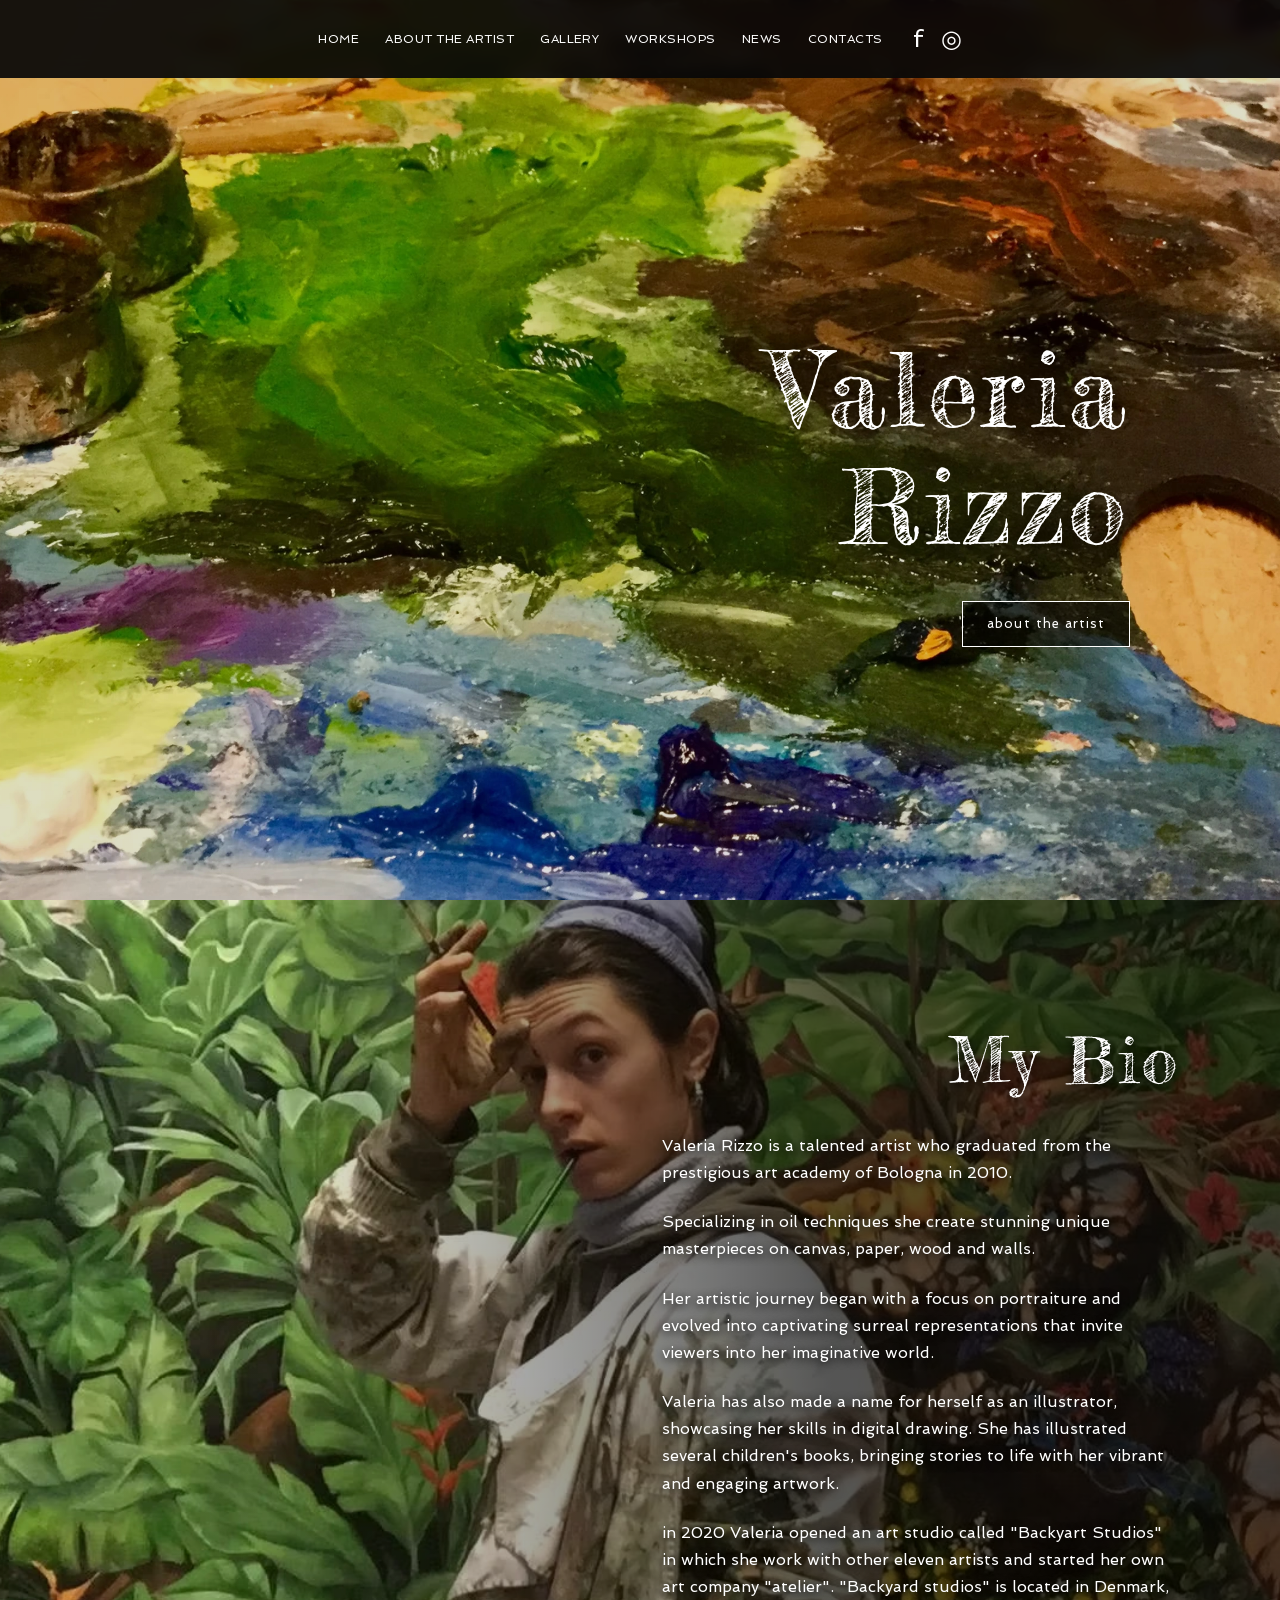
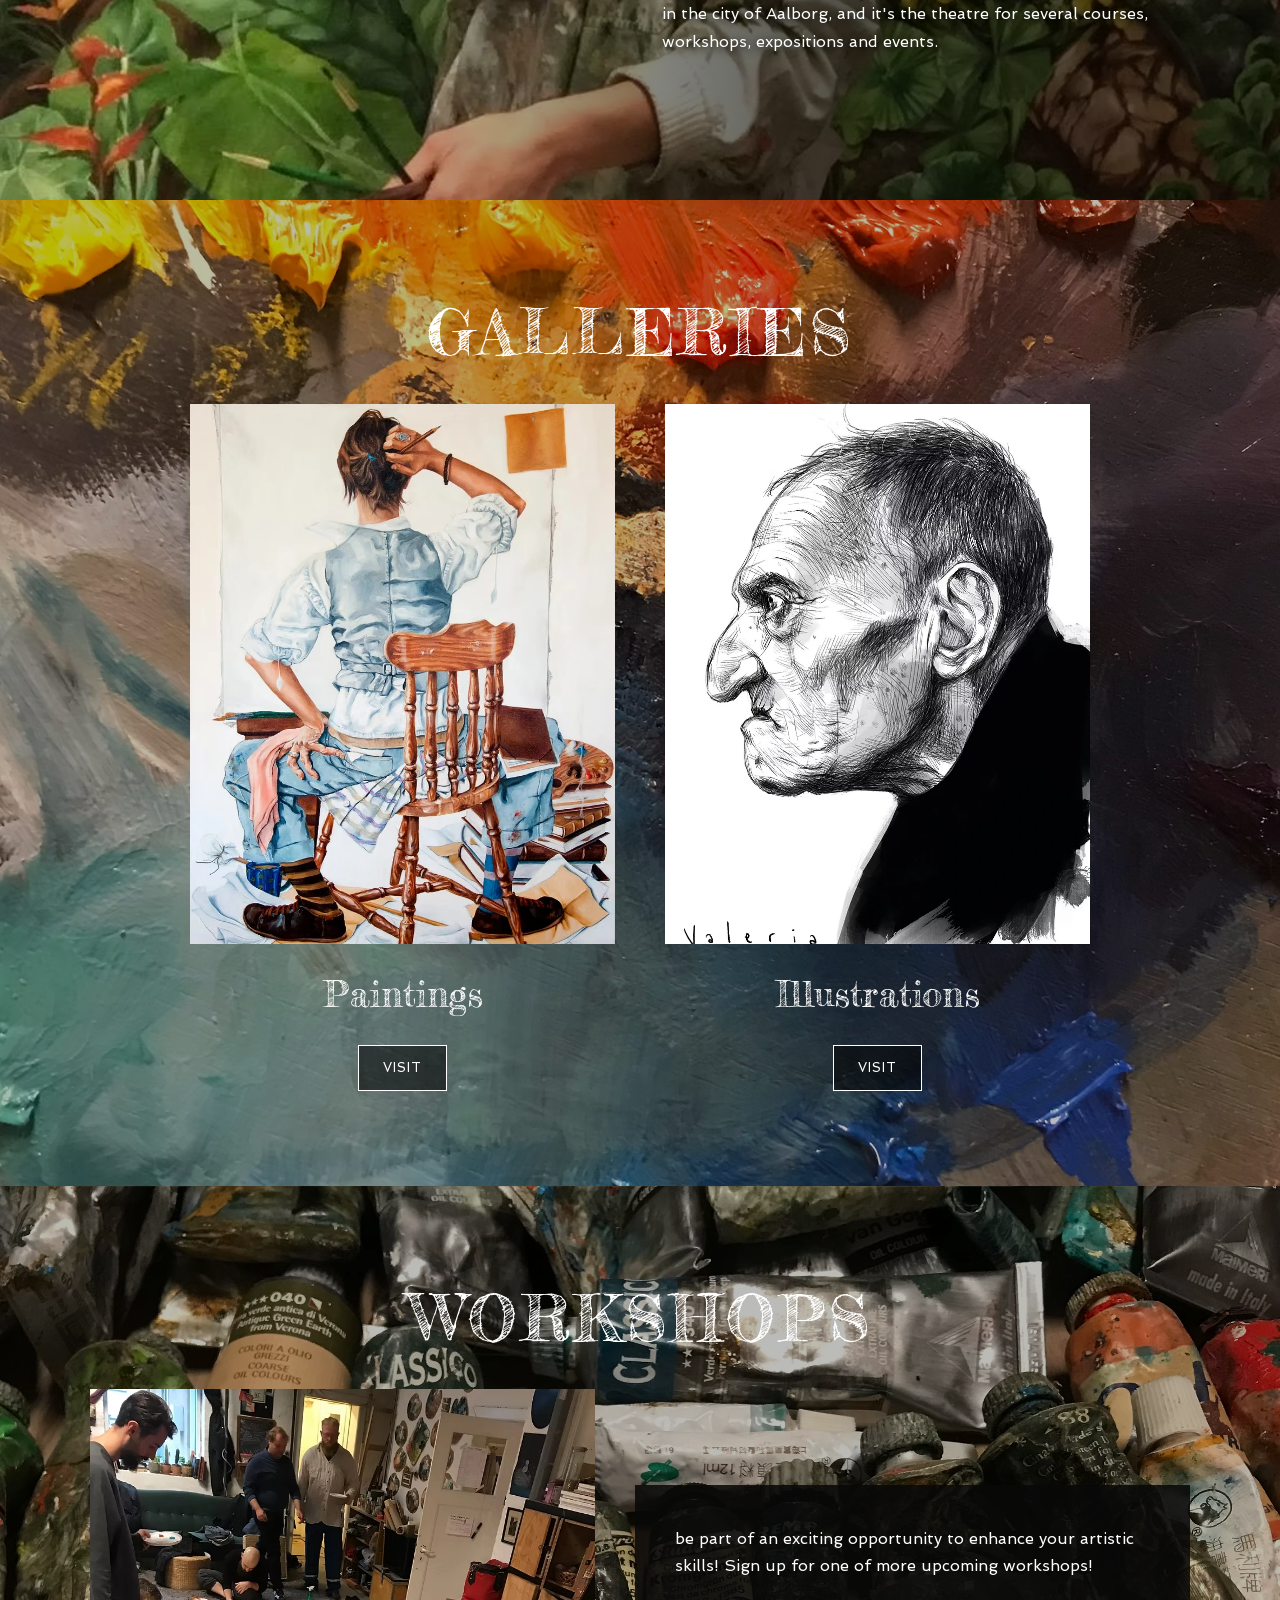
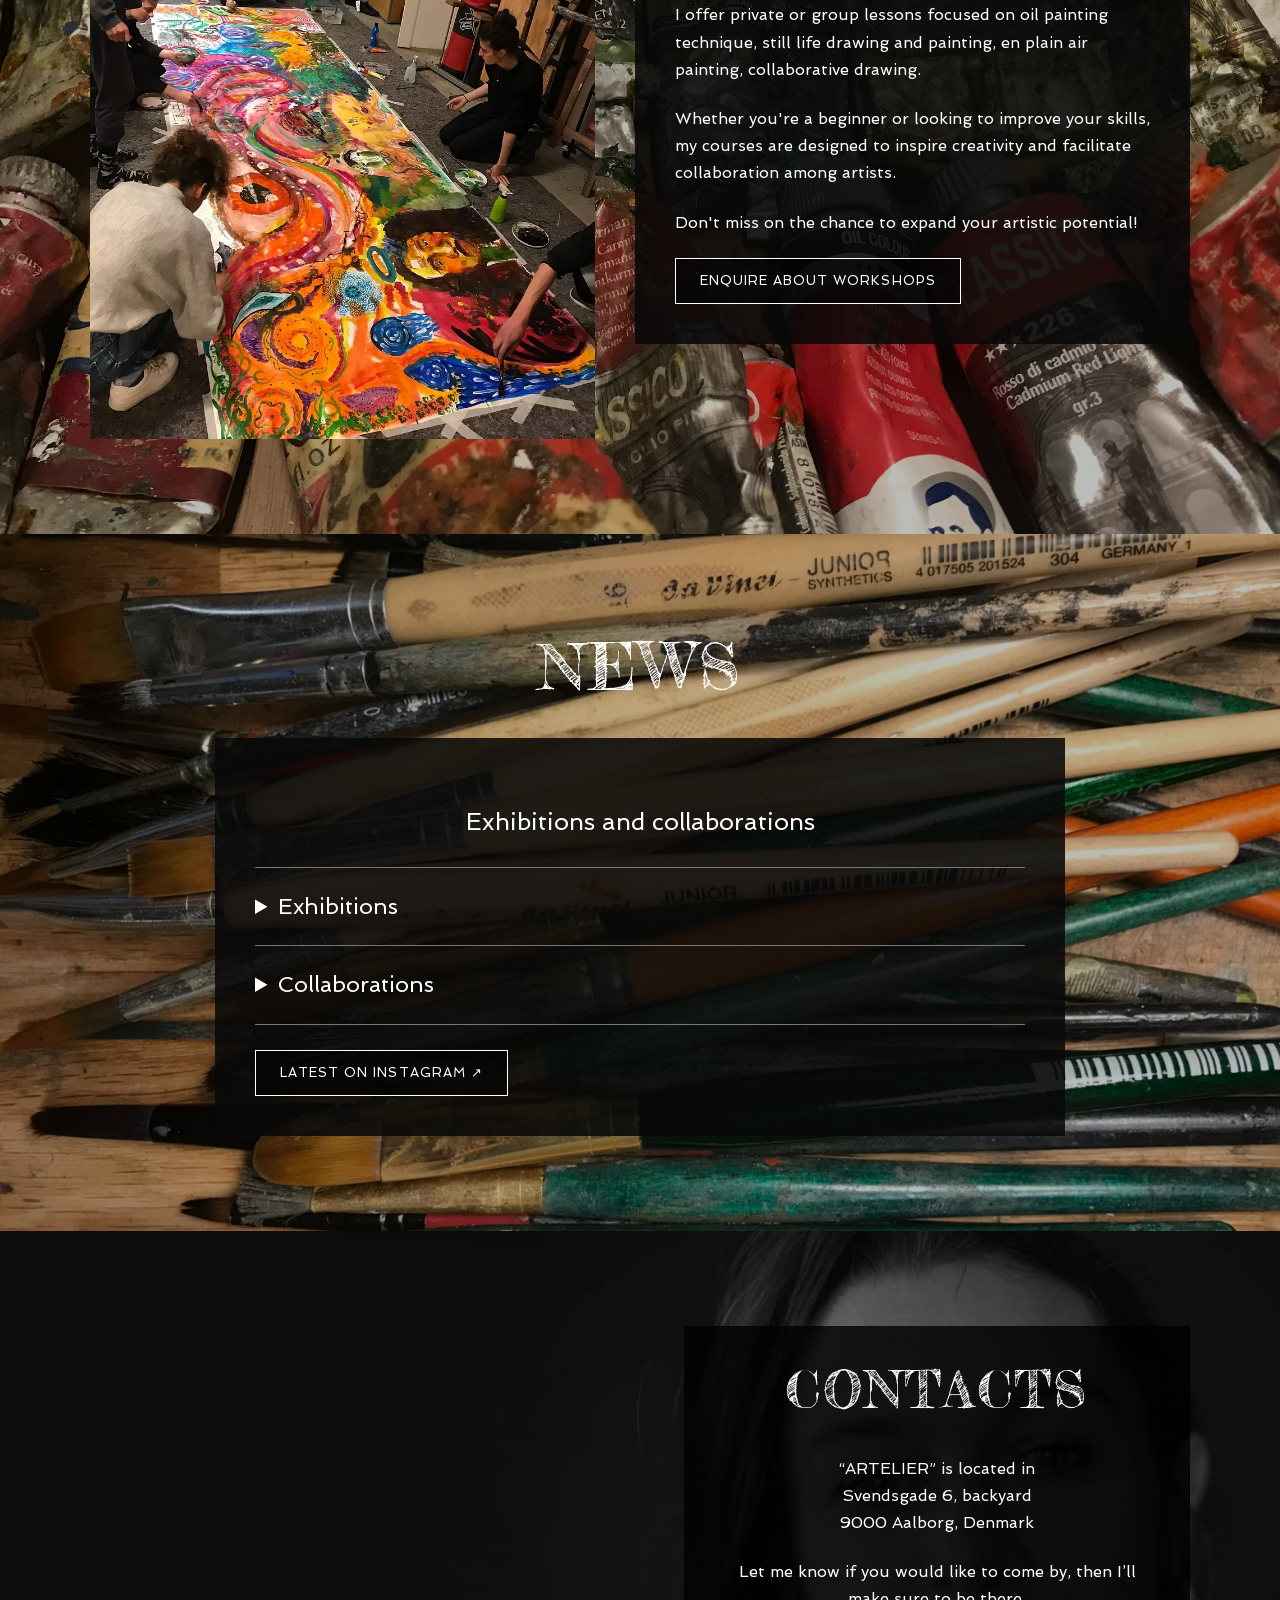
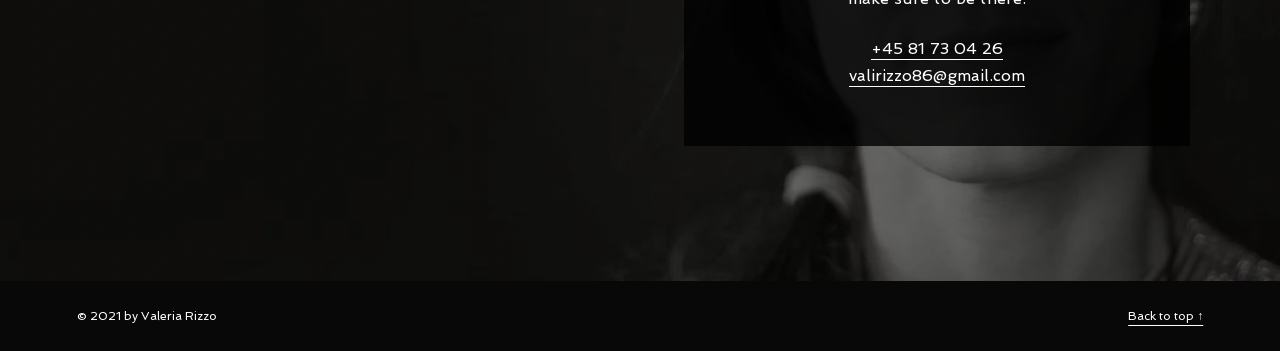
<file: index.html>
<!doctype html>
<html lang="en"><head><meta charset="utf-8"><meta name="viewport" content="width=device-width, initial-scale=1"><title>Home | Valeria Rizzo</title><meta name="description" content="Paintings, illustrations and art workshops by Valeria Rizzo in Aalborg, Denmark."><link rel="stylesheet" href="styles.css"><link rel="stylesheet" href="background.css"><script src="script.js" defer></script></head>
<body id="top"><header><a class="brand" href="index.html">Valeria Rizzo</a><button class="menu-toggle" aria-expanded="false" aria-controls="navigation">Menu</button><nav id="navigation" aria-label="Main navigation"><a href="index.html">HOME</a><a href="index.html#about">ABOUT THE ARTIST</a><a href="index.html#gallery">GALLERY</a><a href="index.html#workshops">WORKSHOPS</a><a href="index.html#news">NEWS</a><a href="index.html#contact">CONTACTS</a></nav><div class="social"><a href="https://www.facebook.com/valeria.rizzo.54738" target="_blank" rel="noopener noreferrer" aria-label="Facebook">f</a><a href="https://www.instagram.com/valipaint/" target="_blank" rel="noopener noreferrer" aria-label="Instagram">◎</a></div></header><main>
<!-- The palette stays fixed while the sections scroll over it. -->
<section class="hero"><div><h1>Valeria<br>Rizzo</h1><a class="button" href="#about">about the artist</a></div></section>
<section id="about" class="bio" style="--section-image:url('assets/image-05.webp')"><div class="bio-copy"><h2>My Bio</h2><p>Valeria Rizzo is a talented artist who graduated from the prestigious art academy of Bologna in 2010.</p>
<p>Specializing in oil techniques she create stunning unique masterpieces on canvas, paper, wood and walls.</p>
<p>Her artistic journey began with a focus on portraiture and evolved into captivating surreal representations that invite viewers into her imaginative world.</p>
<p>Valeria has also made a name for herself as an illustrator, showcasing her skills in digital drawing. She has illustrated several children&#x27;s books, bringing stories to life with her vibrant and engaging artwork.</p>
<p>in 2020 Valeria opened an art studio called &quot;Backyart Studios&quot; in which she work with other eleven artists and started her own art company &quot;atelier&quot;. &quot;Backyard studios&quot; is located in Denmark, in the city of Aalborg, and it&#x27;s the theatre for several courses, workshops, expositions and events.</p></div></section>
<section id="gallery" class="section gallery-section" style="--section-image:url('assets/image-06.webp')"><div class="section-inner"><h2>GALLERIES</h2><div class="gallery-cards"><a class="gallery-card" href="paintings.html"><img src="assets/image-07.webp" alt="Painting by Valeria Rizzo" loading="lazy"><span>Paintings</span><span class="button">VISIT</span></a><a class="gallery-card" href="illustrations.html"><img src="assets/image-08.webp" alt="Illustration by Valeria Rizzo" loading="lazy"><span>Illustrations</span><span class="button">VISIT</span></a></div></div></section>
<section id="workshops" class="section" style="--section-image:url('assets/image-09.webp')"><div class="section-inner"><h2>WORKSHOPS</h2><div class="workshop-content"><img src="assets/image-10.webp" alt="Collaborative painting workshop" loading="lazy"><div class="copy-panel"><p>be part of an exciting opportunity to enhance your artistic skills! Sign up for one of more upcoming workshops!</p>
<p>I offer private or group lessons focused on oil painting technique, still life drawing and painting, en plain air painting, collaborative drawing.</p>
<p>Whether you&#x27;re a beginner or looking to improve your skills, my courses are designed to inspire creativity and facilitate collaboration among artists.</p>
<p>Don&#x27;t miss on the chance to expand your artistic potential!</p><a class="button" href="mailto:valirizzo86@gmail.com?subject=Art%20workshop%20enquiry">ENQUIRE ABOUT WORKSHOPS</a></div></div></div></section>
<section id="news" class="section" style="--section-image:url('assets/image-11.webp')"><div class="section-inner"><h2>NEWS</h2><div class="news-panel"><h3>Exhibitions and collaborations</h3><details><summary>Exhibitions</summary><p>2013 - personal exhibition at Cultural Center &quot;kulturstation&quot;, Skørping (DK)</p><p>2015 - personal exhibition at Huset&#x27;s Gallery, Aalborg (DK)</p><p>2016 - personal exhibition at ... Hotel (?), Nibe (DK)</p><p>2017 - personal exhibition at Huset&#x27;s Gallery, Aalborg (DK)</p><p>- common exhibition at &quot;Byens Rum&quot; Art Collective Studio, Aalborg (DK)</p><p>2018 - personal exhibition at &quot;Dome of Vision&quot;, Århus (DK)</p><p>2021 - common exhibition Backyart Studios, Aalborg (DK)</p><p>2022 - exposition at &quot;Holistisk Festival&quot;, Aalborg (DK)</p><p>- common exhibition Backyart Studios, Aalborg (DK)</p><p>2023 - common exhibition at Huset&#x27;s Gallery, Aalborg (DK)</p><p>- common exhibition at &quot;Arrest&quot; Cultural Center and Art Studio, Hobro (DK)</p><p>- common exhibition Backyart Studios, Aalborg (DK)</p><p>2024 - duo exposition at MO.CA Cultural Center, Brescia (IT)</p><p>2025 - exhibition at &quot;Aalborg i Farver&quot; Art Festival, Aalborg (DK)</p></details><details><summary>Collaborations</summary><p>2016 - collaboration with Artist Jørgen Stendhal, &quot;Artist Exhibit&quot; / life painting</p><p>2017 - performance for Art and Technology Student&#x27;s final exam</p><p>2018 - invited as &quot;Artist in Residence&quot; at Art and Technology University, collaboration with Professor Elisabeth Jocohum and researchers Maroš Pekarik, Carlos Gomez and Andreas Hansen / research about interaction between artist and robotic arm</p><p>2019 - performance &quot;IF/THEN&quot; for Art and Technology University</p><p>2019 - Mindfulness Collaborative Drawing with Professor Elisabeth Jocohum and researchers of Art and Technology Unersity of Aalborg.</p><p>2019/2023 - Mindfulness Collaborative Drawing for Communal Cultural Program &quot;Culture Vitaminer&quot;, Aalborg (DK)</p></details><a class="button" href="https://www.instagram.com/valipaint/" target="_blank" rel="noopener noreferrer">LATEST ON INSTAGRAM ↗</a></div></div></section>
<section id="contact" class="section contact" style="--section-image:url('assets/image-12.webp')"><div class="section-inner"><div class="contact-panel"><h2>CONTACTS</h2><p>“ARTELIER” is located in<br>Svendsgade 6, backyard<br>9000 Aalborg, Denmark</p><p>Let me know if you would like to come by, then I’ll make sure to be there.</p><p><a href="tel:+4581730426">+45 81 73 04 26</a><br><a href="mailto:valirizzo86@gmail.com">valirizzo86@gmail.com</a></p></div></div></section></main><footer>© 2021 by Valeria Rizzo <a href="#top">Back to top ↑</a></footer></body></html>
</file>
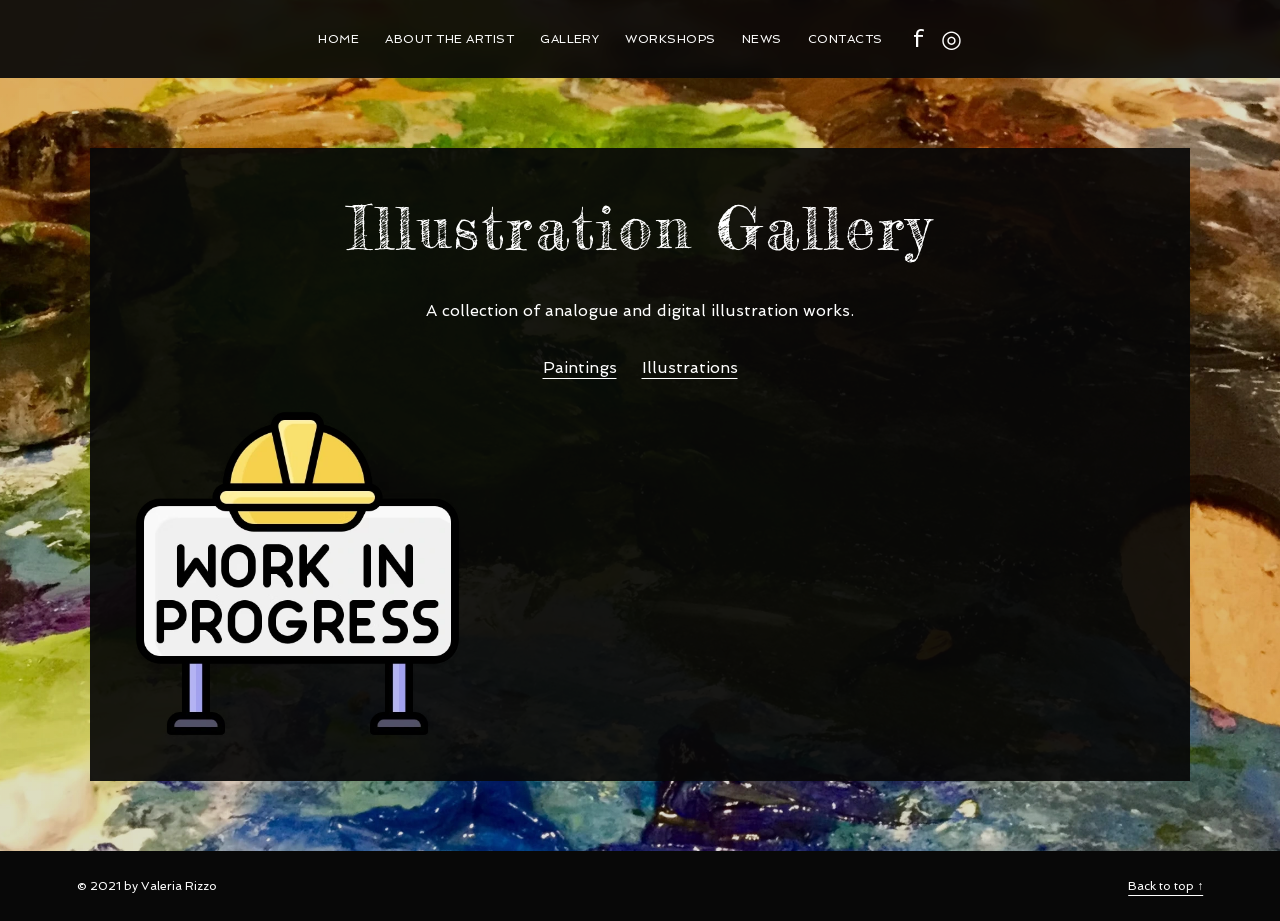
<file: illustrations/index.html>
<!doctype html>
<html lang="en"><head><base href="../"><meta charset="utf-8"><meta name="viewport" content="width=device-width, initial-scale=1"><title>Illustration Gallery | Valeria Rizzo</title><meta name="description" content="Paintings, illustrations and art workshops by Valeria Rizzo in Aalborg, Denmark."><link rel="stylesheet" href="styles.css"><link rel="stylesheet" href="background.css"><script src="script.js" defer></script></head>
<body id="top"><header><a class="brand" href="index.html">Valeria Rizzo</a><button class="menu-toggle" aria-expanded="false" aria-controls="navigation">Menu</button><nav id="navigation" aria-label="Main navigation"><a href="index.html">HOME</a><a href="index.html#about">ABOUT THE ARTIST</a><a href="index.html#gallery">GALLERY</a><a href="index.html#workshops">WORKSHOPS</a><a href="index.html#news">NEWS</a><a href="index.html#contact">CONTACTS</a></nav><div class="social"><a href="https://www.facebook.com/valeria.rizzo.54738" target="_blank" rel="noopener noreferrer" aria-label="Facebook">f</a><a href="https://www.instagram.com/valipaint/" target="_blank" rel="noopener noreferrer" aria-label="Instagram">◎</a></div></header><main><section class="gallery-page"><h1>Illustration Gallery</h1><p>A collection of analogue and digital illustration works.</p><div class="gallery-links"><a href="paintings.html">Paintings</a><a href="illustrations.html">Illustrations</a></div><div class="art-grid"><a class="artwork" href="assets/image-04.webp" data-lightbox><img src="assets/image-04.webp" alt="Illustration 1 by Valeria Rizzo" loading="lazy"></a></div></section><dialog id="lightbox" aria-label="Artwork viewer"><button class="close" aria-label="Close artwork viewer">×</button><button class="previous" aria-label="Previous artwork">←</button><img alt=""><button class="next" aria-label="Next artwork">→</button><p class="counter" aria-live="polite"></p></dialog></main><footer>© 2021 by Valeria Rizzo <a href="#top">Back to top ↑</a></footer></body></html>
</file>
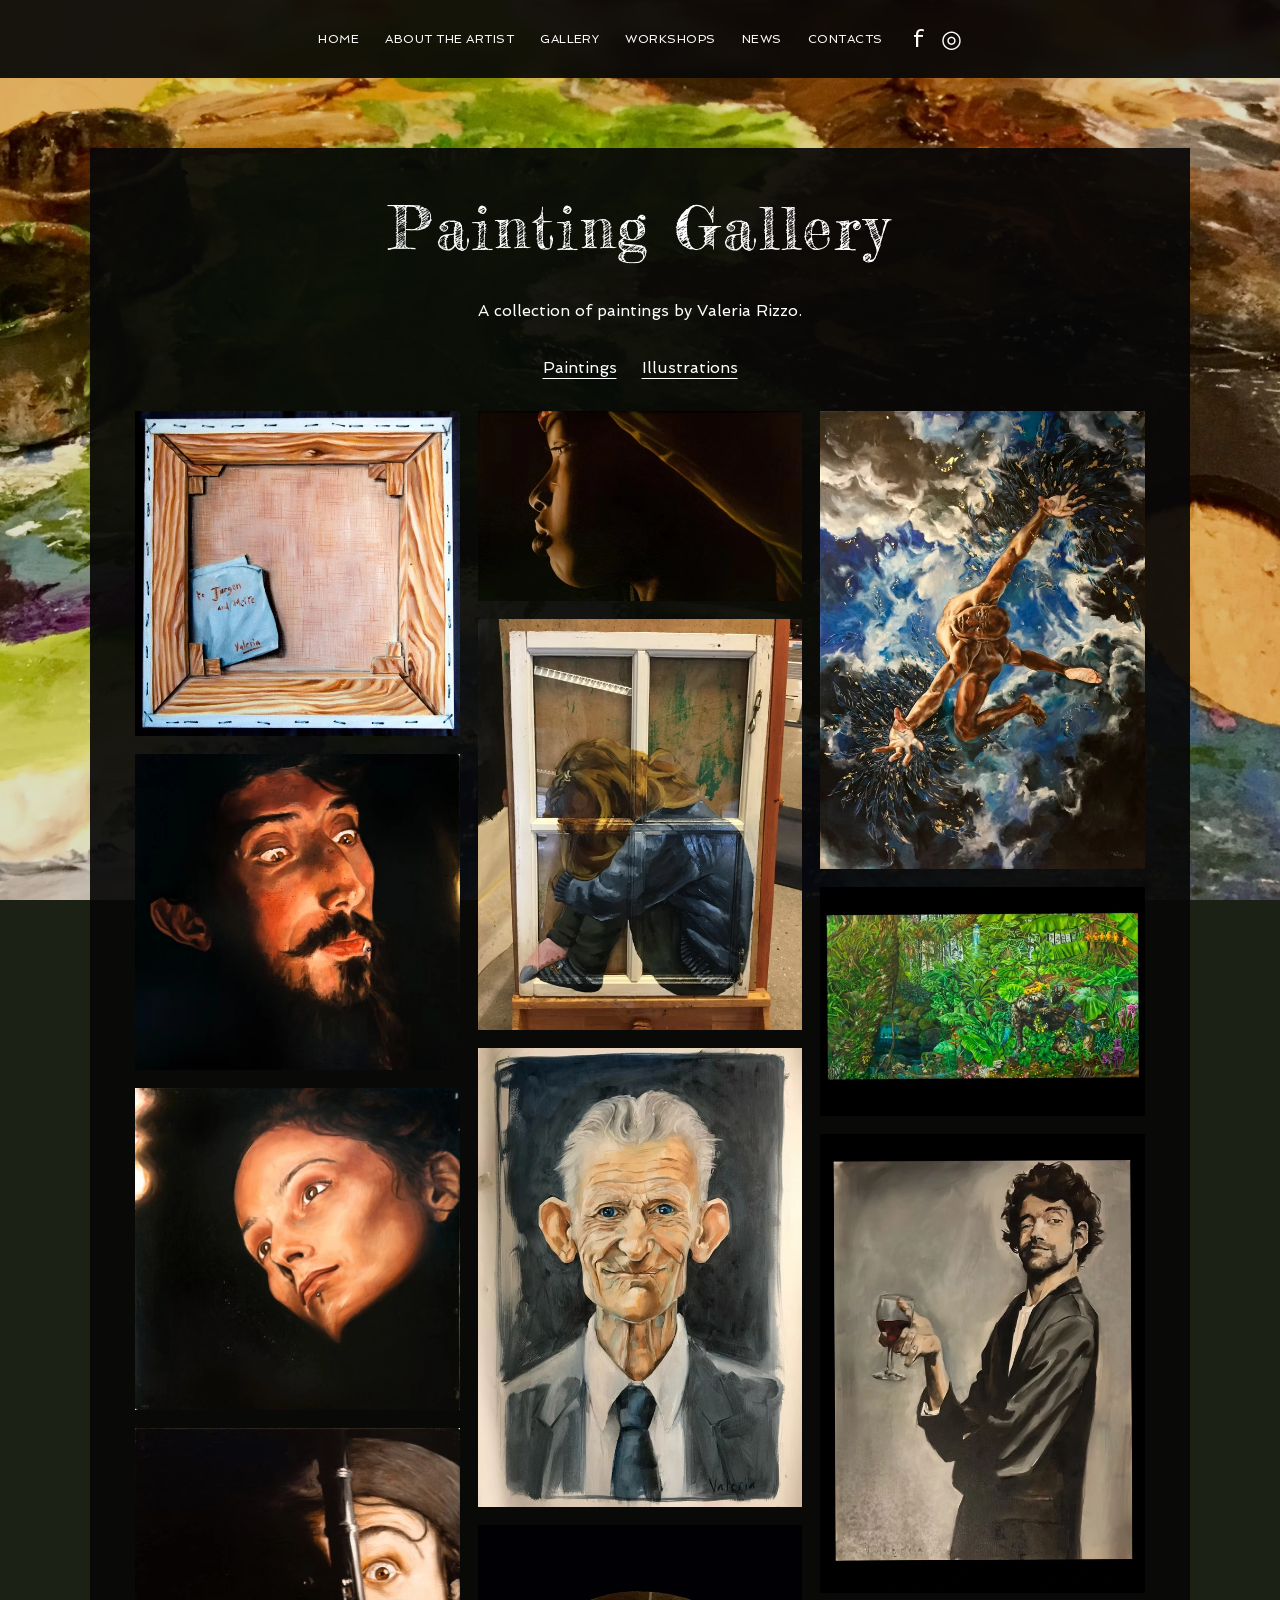
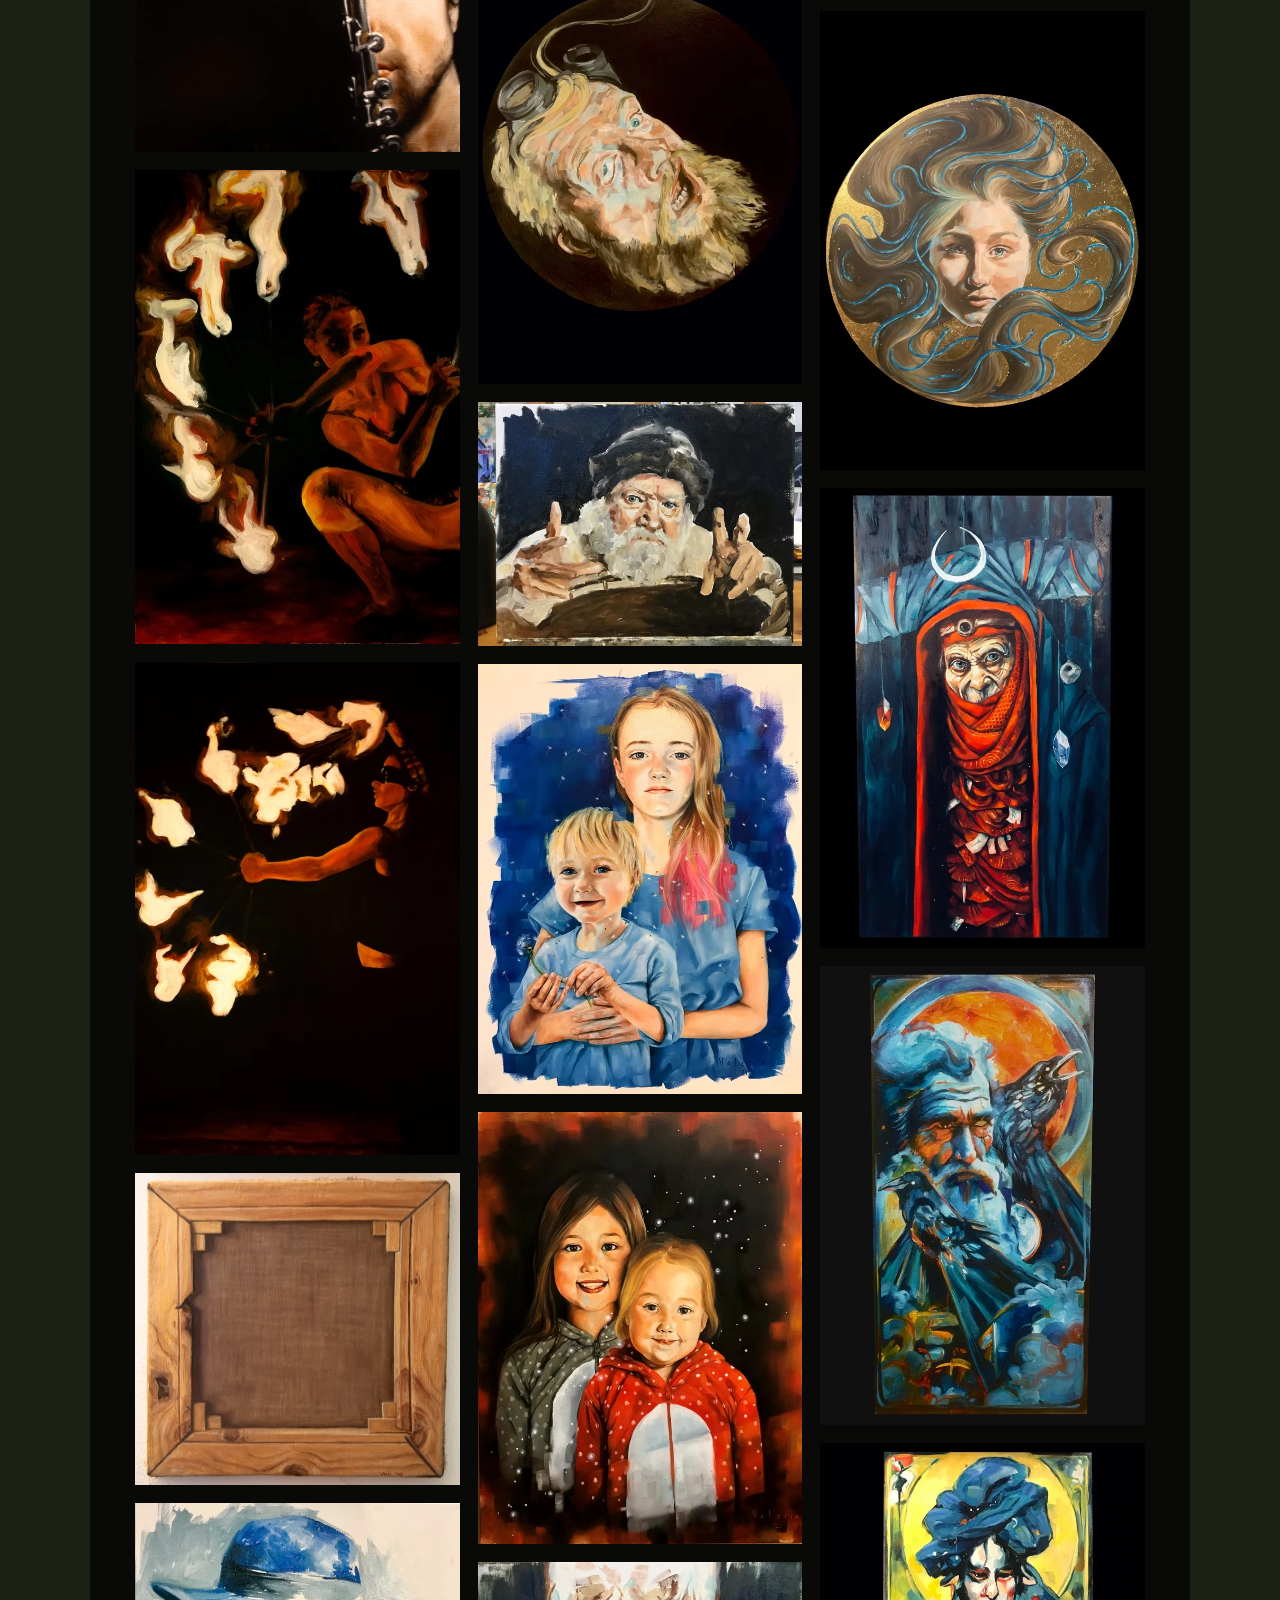
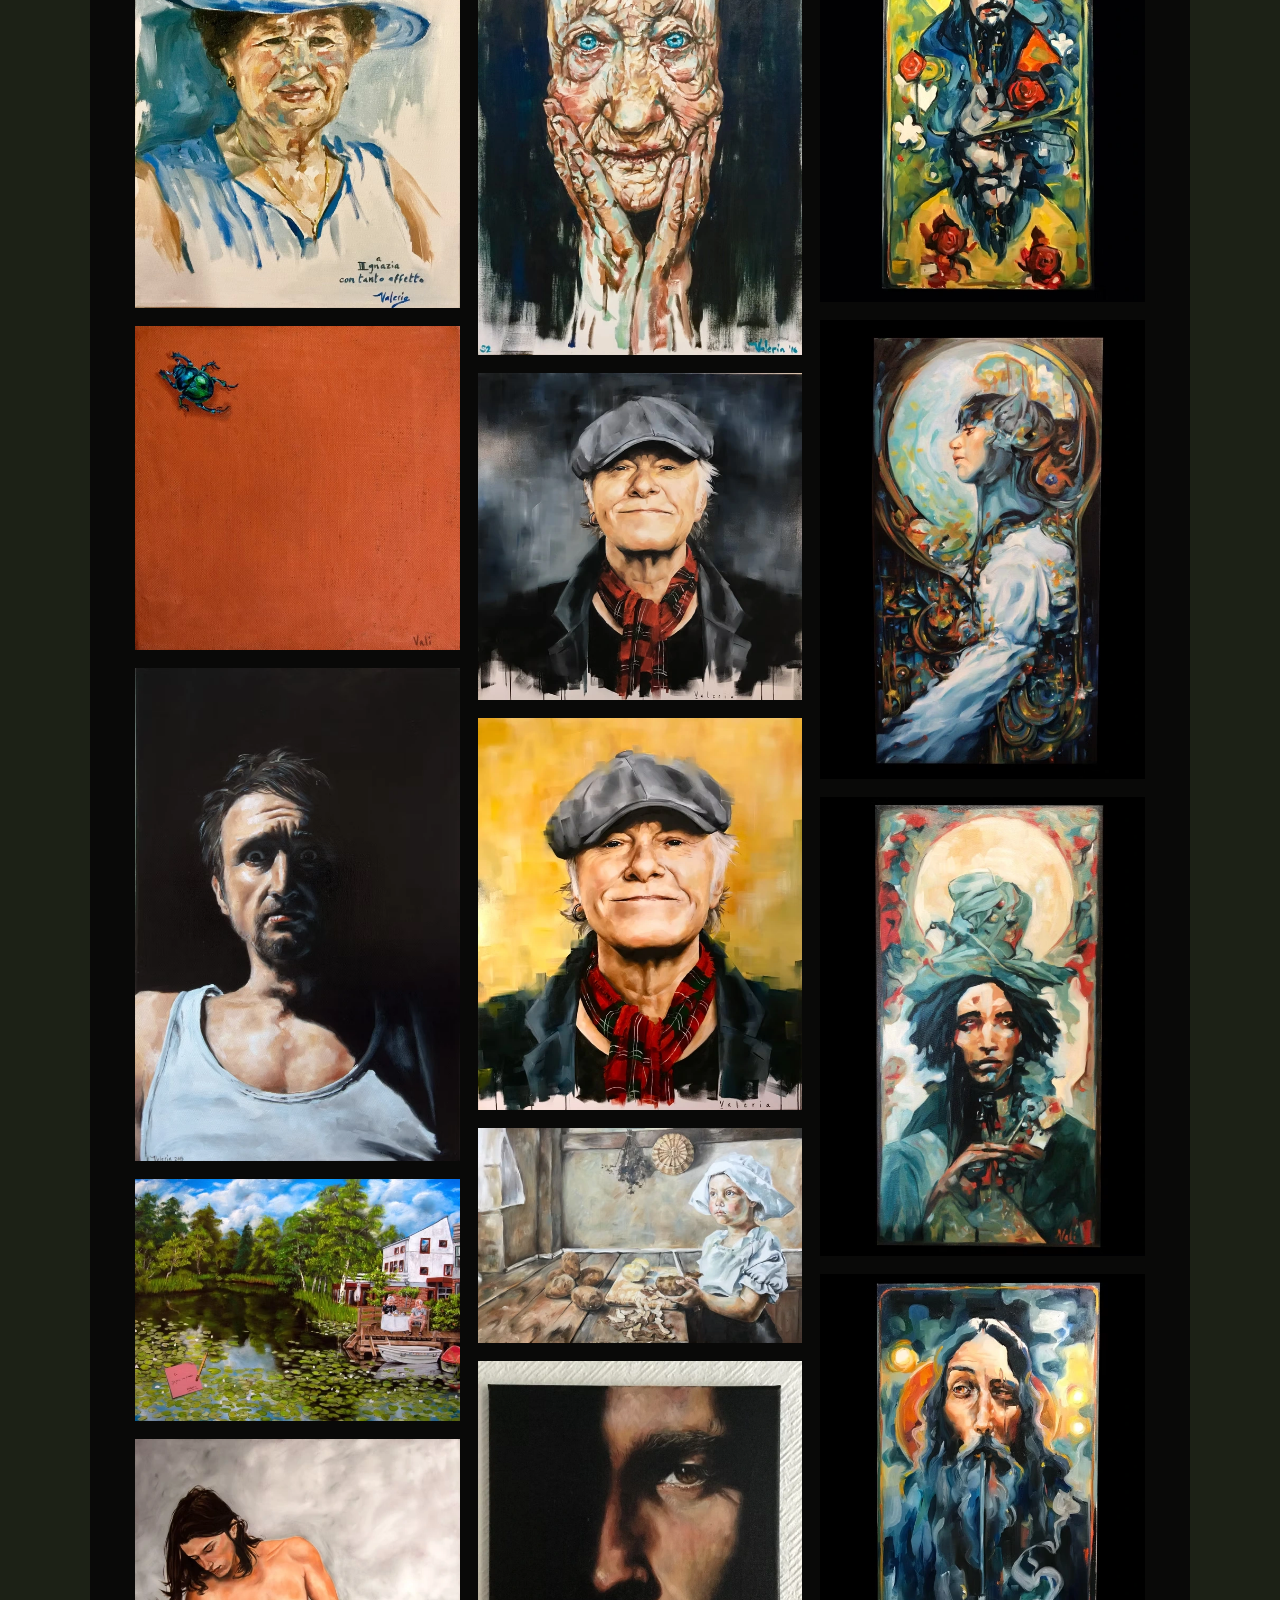
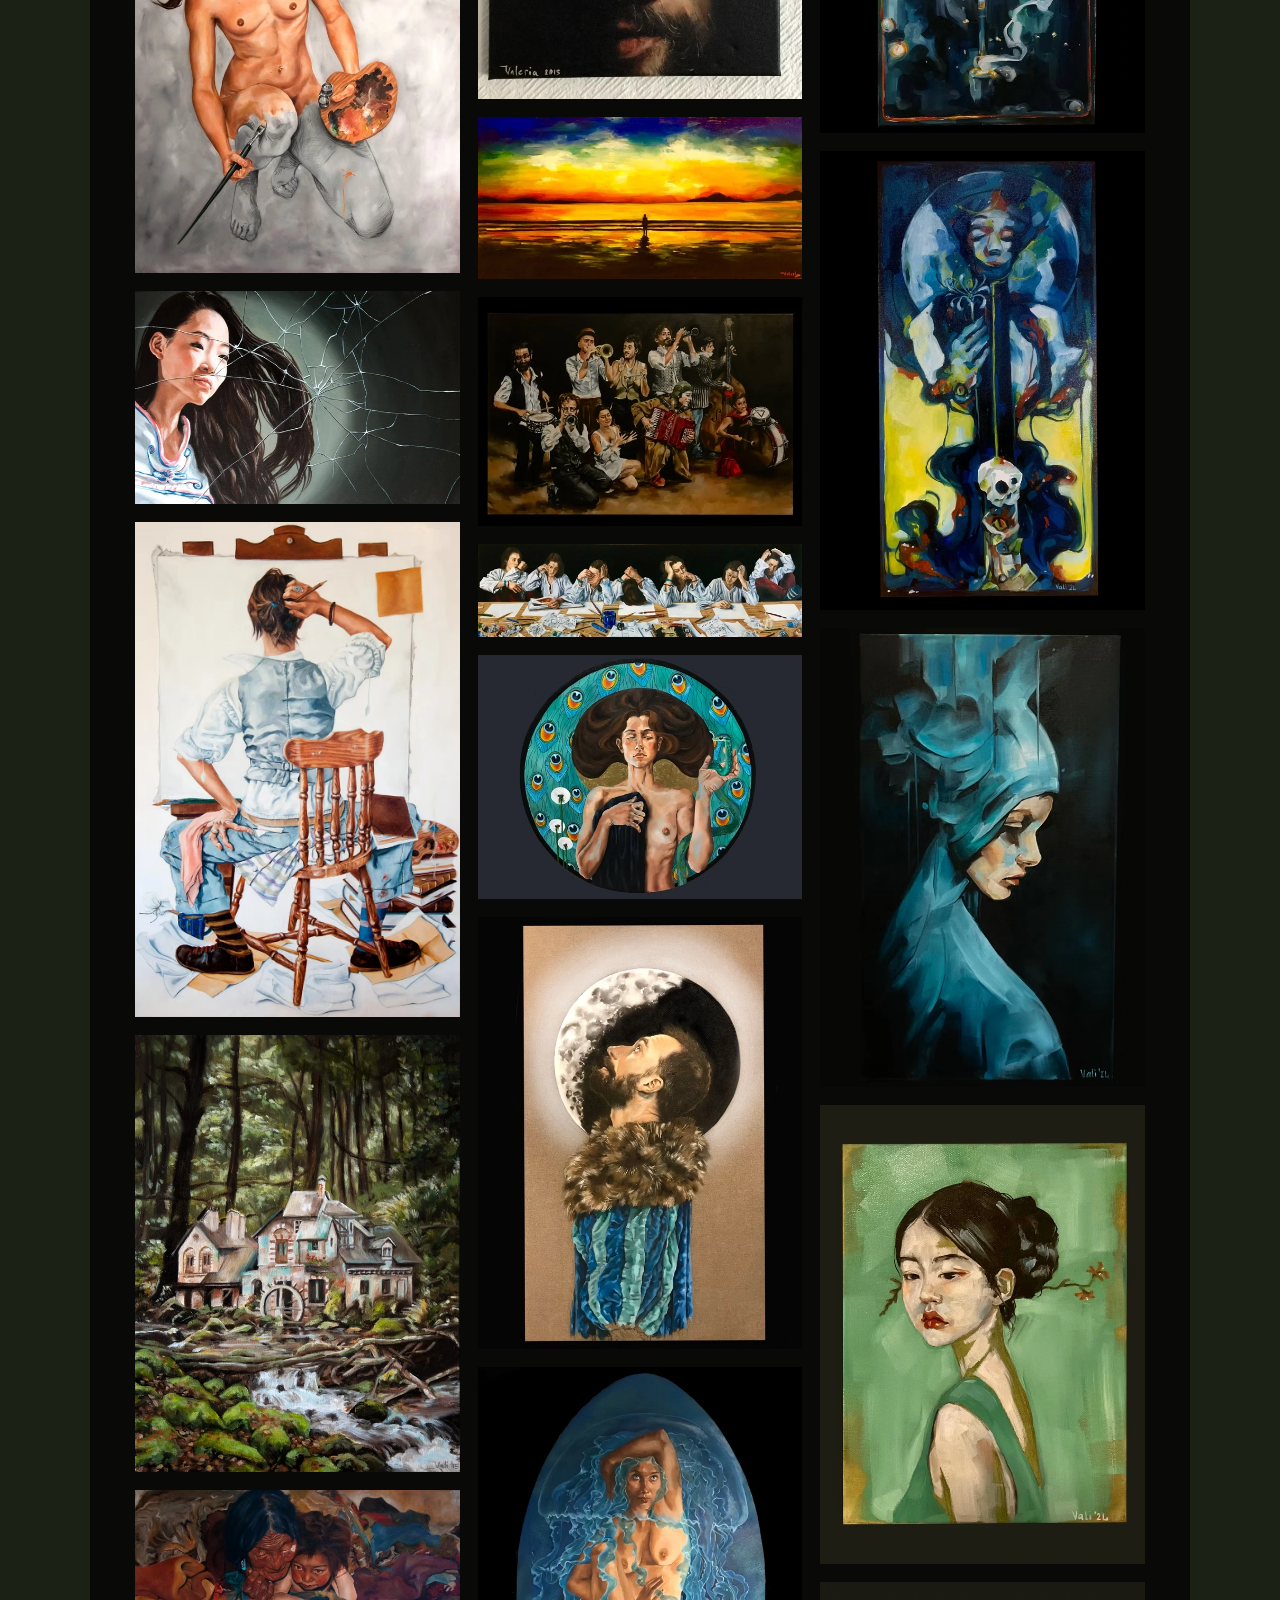
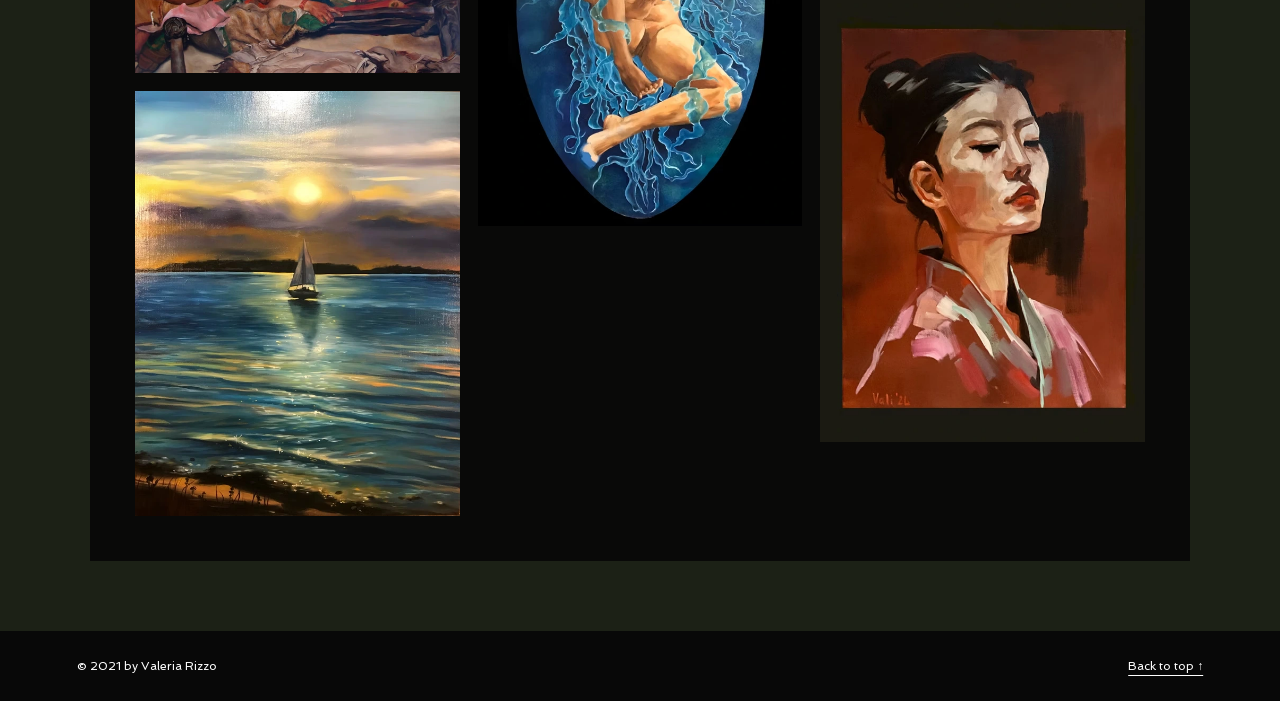
<file: paintings/index.html>
<!doctype html>
<html lang="en"><head><base href="../"><meta charset="utf-8"><meta name="viewport" content="width=device-width, initial-scale=1"><title>Painting Gallery | Valeria Rizzo</title><meta name="description" content="Paintings, illustrations and art workshops by Valeria Rizzo in Aalborg, Denmark."><link rel="stylesheet" href="styles.css"><link rel="stylesheet" href="background.css"><script src="script.js" defer></script></head>
<body id="top"><header><a class="brand" href="index.html">Valeria Rizzo</a><button class="menu-toggle" aria-expanded="false" aria-controls="navigation">Menu</button><nav id="navigation" aria-label="Main navigation"><a href="index.html">HOME</a><a href="index.html#about">ABOUT THE ARTIST</a><a href="index.html#gallery">GALLERY</a><a href="index.html#workshops">WORKSHOPS</a><a href="index.html#news">NEWS</a><a href="index.html#contact">CONTACTS</a></nav><div class="social"><a href="https://www.facebook.com/valeria.rizzo.54738" target="_blank" rel="noopener noreferrer" aria-label="Facebook">f</a><a href="https://www.instagram.com/valipaint/" target="_blank" rel="noopener noreferrer" aria-label="Instagram">◎</a></div></header><main><section class="gallery-page"><h1>Painting Gallery</h1><p>A collection of paintings by Valeria Rizzo.</p><div class="gallery-links"><a href="paintings.html">Paintings</a><a href="illustrations.html">Illustrations</a></div><div class="art-grid"><a class="artwork" href="assets/image-13.webp" data-lightbox><img src="assets/image-13.webp" alt="Painting 1 by Valeria Rizzo" loading="lazy"></a><a class="artwork" href="assets/image-14.webp" data-lightbox><img src="assets/image-14.webp" alt="Painting 2 by Valeria Rizzo" loading="lazy"></a><a class="artwork" href="assets/image-15.webp" data-lightbox><img src="assets/image-15.webp" alt="Painting 3 by Valeria Rizzo" loading="lazy"></a><a class="artwork" href="assets/image-16.webp" data-lightbox><img src="assets/image-16.webp" alt="Painting 4 by Valeria Rizzo" loading="lazy"></a><a class="artwork" href="assets/image-17.webp" data-lightbox><img src="assets/image-17.webp" alt="Painting 5 by Valeria Rizzo" loading="lazy"></a><a class="artwork" href="assets/image-18.webp" data-lightbox><img src="assets/image-18.webp" alt="Painting 6 by Valeria Rizzo" loading="lazy"></a><a class="artwork" href="assets/image-19.webp" data-lightbox><img src="assets/image-19.webp" alt="Painting 7 by Valeria Rizzo" loading="lazy"></a><a class="artwork" href="assets/image-20.webp" data-lightbox><img src="assets/image-20.webp" alt="Painting 8 by Valeria Rizzo" loading="lazy"></a><a class="artwork" href="assets/image-21.webp" data-lightbox><img src="assets/image-21.webp" alt="Painting 9 by Valeria Rizzo" loading="lazy"></a><a class="artwork" href="assets/image-22.webp" data-lightbox><img src="assets/image-22.webp" alt="Painting 10 by Valeria Rizzo" loading="lazy"></a><a class="artwork" href="assets/image-23.webp" data-lightbox><img src="assets/image-23.webp" alt="Painting 11 by Valeria Rizzo" loading="lazy"></a><a class="artwork" href="assets/image-24.webp" data-lightbox><img src="assets/image-24.webp" alt="Painting 12 by Valeria Rizzo" loading="lazy"></a><a class="artwork" href="assets/image-25.webp" data-lightbox><img src="assets/image-25.webp" alt="Painting 13 by Valeria Rizzo" loading="lazy"></a><a class="artwork" href="assets/image-07.webp" data-lightbox><img src="assets/image-07.webp" alt="Painting 14 by Valeria Rizzo" loading="lazy"></a><a class="artwork" href="assets/image-26.webp" data-lightbox><img src="assets/image-26.webp" alt="Painting 15 by Valeria Rizzo" loading="lazy"></a><a class="artwork" href="assets/image-27.webp" data-lightbox><img src="assets/image-27.webp" alt="Painting 16 by Valeria Rizzo" loading="lazy"></a><a class="artwork" href="assets/image-28.webp" data-lightbox><img src="assets/image-28.webp" alt="Painting 17 by Valeria Rizzo" loading="lazy"></a><a class="artwork" href="assets/image-29.webp" data-lightbox><img src="assets/image-29.webp" alt="Painting 18 by Valeria Rizzo" loading="lazy"></a><a class="artwork" href="assets/image-30.webp" data-lightbox><img src="assets/image-30.webp" alt="Painting 19 by Valeria Rizzo" loading="lazy"></a><a class="artwork" href="assets/image-31.webp" data-lightbox><img src="assets/image-31.webp" alt="Painting 20 by Valeria Rizzo" loading="lazy"></a><a class="artwork" href="assets/image-32.webp" data-lightbox><img src="assets/image-32.webp" alt="Painting 21 by Valeria Rizzo" loading="lazy"></a><a class="artwork" href="assets/image-33.webp" data-lightbox><img src="assets/image-33.webp" alt="Painting 22 by Valeria Rizzo" loading="lazy"></a><a class="artwork" href="assets/image-34.webp" data-lightbox><img src="assets/image-34.webp" alt="Painting 23 by Valeria Rizzo" loading="lazy"></a><a class="artwork" href="assets/image-35.webp" data-lightbox><img src="assets/image-35.webp" alt="Painting 24 by Valeria Rizzo" loading="lazy"></a><a class="artwork" href="assets/image-36.webp" data-lightbox><img src="assets/image-36.webp" alt="Painting 25 by Valeria Rizzo" loading="lazy"></a><a class="artwork" href="assets/image-37.webp" data-lightbox><img src="assets/image-37.webp" alt="Painting 26 by Valeria Rizzo" loading="lazy"></a><a class="artwork" href="assets/image-38.webp" data-lightbox><img src="assets/image-38.webp" alt="Painting 27 by Valeria Rizzo" loading="lazy"></a><a class="artwork" href="assets/image-39.webp" data-lightbox><img src="assets/image-39.webp" alt="Painting 28 by Valeria Rizzo" loading="lazy"></a><a class="artwork" href="assets/image-40.webp" data-lightbox><img src="assets/image-40.webp" alt="Painting 29 by Valeria Rizzo" loading="lazy"></a><a class="artwork" href="assets/image-41.webp" data-lightbox><img src="assets/image-41.webp" alt="Painting 30 by Valeria Rizzo" loading="lazy"></a><a class="artwork" href="assets/image-42.webp" data-lightbox><img src="assets/image-42.webp" alt="Painting 31 by Valeria Rizzo" loading="lazy"></a><a class="artwork" href="assets/image-43.webp" data-lightbox><img src="assets/image-43.webp" alt="Painting 32 by Valeria Rizzo" loading="lazy"></a><a class="artwork" href="assets/image-44.webp" data-lightbox><img src="assets/image-44.webp" alt="Painting 33 by Valeria Rizzo" loading="lazy"></a><a class="artwork" href="assets/image-45.webp" data-lightbox><img src="assets/image-45.webp" alt="Painting 34 by Valeria Rizzo" loading="lazy"></a><a class="artwork" href="assets/image-46.webp" data-lightbox><img src="assets/image-46.webp" alt="Painting 35 by Valeria Rizzo" loading="lazy"></a><a class="artwork" href="assets/image-47.webp" data-lightbox><img src="assets/image-47.webp" alt="Painting 36 by Valeria Rizzo" loading="lazy"></a><a class="artwork" href="assets/image-48.webp" data-lightbox><img src="assets/image-48.webp" alt="Painting 37 by Valeria Rizzo" loading="lazy"></a><a class="artwork" href="assets/image-49.webp" data-lightbox><img src="assets/image-49.webp" alt="Painting 38 by Valeria Rizzo" loading="lazy"></a><a class="artwork" href="assets/image-50.webp" data-lightbox><img src="assets/image-50.webp" alt="Painting 39 by Valeria Rizzo" loading="lazy"></a><a class="artwork" href="assets/image-51.webp" data-lightbox><img src="assets/image-51.webp" alt="Painting 40 by Valeria Rizzo" loading="lazy"></a><a class="artwork" href="assets/image-52.webp" data-lightbox><img src="assets/image-52.webp" alt="Painting 41 by Valeria Rizzo" loading="lazy"></a><a class="artwork" href="assets/image-53.webp" data-lightbox><img src="assets/image-53.webp" alt="Painting 42 by Valeria Rizzo" loading="lazy"></a><a class="artwork" href="assets/image-54.webp" data-lightbox><img src="assets/image-54.webp" alt="Painting 43 by Valeria Rizzo" loading="lazy"></a><a class="artwork" href="assets/image-55.webp" data-lightbox><img src="assets/image-55.webp" alt="Painting 44 by Valeria Rizzo" loading="lazy"></a><a class="artwork" href="assets/image-56.webp" data-lightbox><img src="assets/image-56.webp" alt="Painting 45 by Valeria Rizzo" loading="lazy"></a><a class="artwork" href="assets/image-57.webp" data-lightbox><img src="assets/image-57.webp" alt="Painting 46 by Valeria Rizzo" loading="lazy"></a><a class="artwork" href="assets/image-58.webp" data-lightbox><img src="assets/image-58.webp" alt="Painting 47 by Valeria Rizzo" loading="lazy"></a><a class="artwork" href="assets/image-59.webp" data-lightbox><img src="assets/image-59.webp" alt="Painting 48 by Valeria Rizzo" loading="lazy"></a><a class="artwork" href="assets/image-60.webp" data-lightbox><img src="assets/image-60.webp" alt="Painting 49 by Valeria Rizzo" loading="lazy"></a></div></section><dialog id="lightbox" aria-label="Artwork viewer"><button class="close" aria-label="Close artwork viewer">×</button><button class="previous" aria-label="Previous artwork">←</button><img alt=""><button class="next" aria-label="Next artwork">→</button><p class="counter" aria-live="polite"></p></dialog></main><footer>© 2021 by Valeria Rizzo <a href="#top">Back to top ↑</a></footer></body></html>
</file>
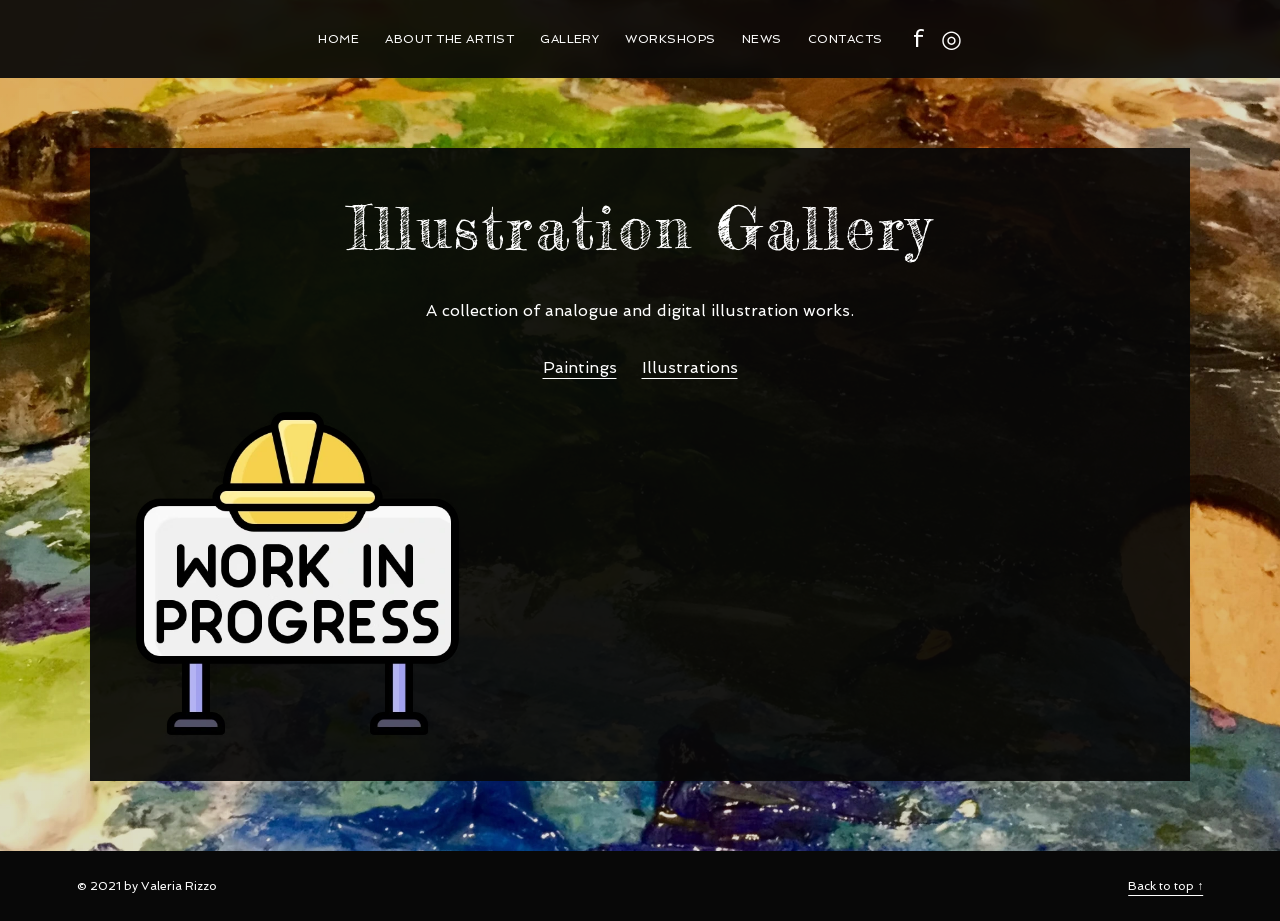
<file: illustrations.html>
<!doctype html>
<html lang="en"><head><meta charset="utf-8"><meta name="viewport" content="width=device-width, initial-scale=1"><title>Illustration Gallery | Valeria Rizzo</title><meta name="description" content="Paintings, illustrations and art workshops by Valeria Rizzo in Aalborg, Denmark."><link rel="stylesheet" href="styles.css"><link rel="stylesheet" href="background.css"><script src="script.js" defer></script></head>
<body id="top"><header><a class="brand" href="index.html">Valeria Rizzo</a><button class="menu-toggle" aria-expanded="false" aria-controls="navigation">Menu</button><nav id="navigation" aria-label="Main navigation"><a href="index.html">HOME</a><a href="index.html#about">ABOUT THE ARTIST</a><a href="index.html#gallery">GALLERY</a><a href="index.html#workshops">WORKSHOPS</a><a href="index.html#news">NEWS</a><a href="index.html#contact">CONTACTS</a></nav><div class="social"><a href="https://www.facebook.com/valeria.rizzo.54738" target="_blank" rel="noopener noreferrer" aria-label="Facebook">f</a><a href="https://www.instagram.com/valipaint/" target="_blank" rel="noopener noreferrer" aria-label="Instagram">◎</a></div></header><main><section class="gallery-page"><h1>Illustration Gallery</h1><p>A collection of analogue and digital illustration works.</p><div class="gallery-links"><a href="paintings.html">Paintings</a><a href="illustrations.html">Illustrations</a></div><div class="art-grid"><a class="artwork" href="assets/image-04.webp" data-lightbox><img src="assets/image-04.webp" alt="Illustration 1 by Valeria Rizzo" loading="lazy"></a></div></section><dialog id="lightbox" aria-label="Artwork viewer"><button class="close" aria-label="Close artwork viewer">×</button><button class="previous" aria-label="Previous artwork">←</button><img alt=""><button class="next" aria-label="Next artwork">→</button><p class="counter" aria-live="polite"></p></dialog></main><footer>© 2021 by Valeria Rizzo <a href="#top">Back to top ↑</a></footer></body></html>
</file>
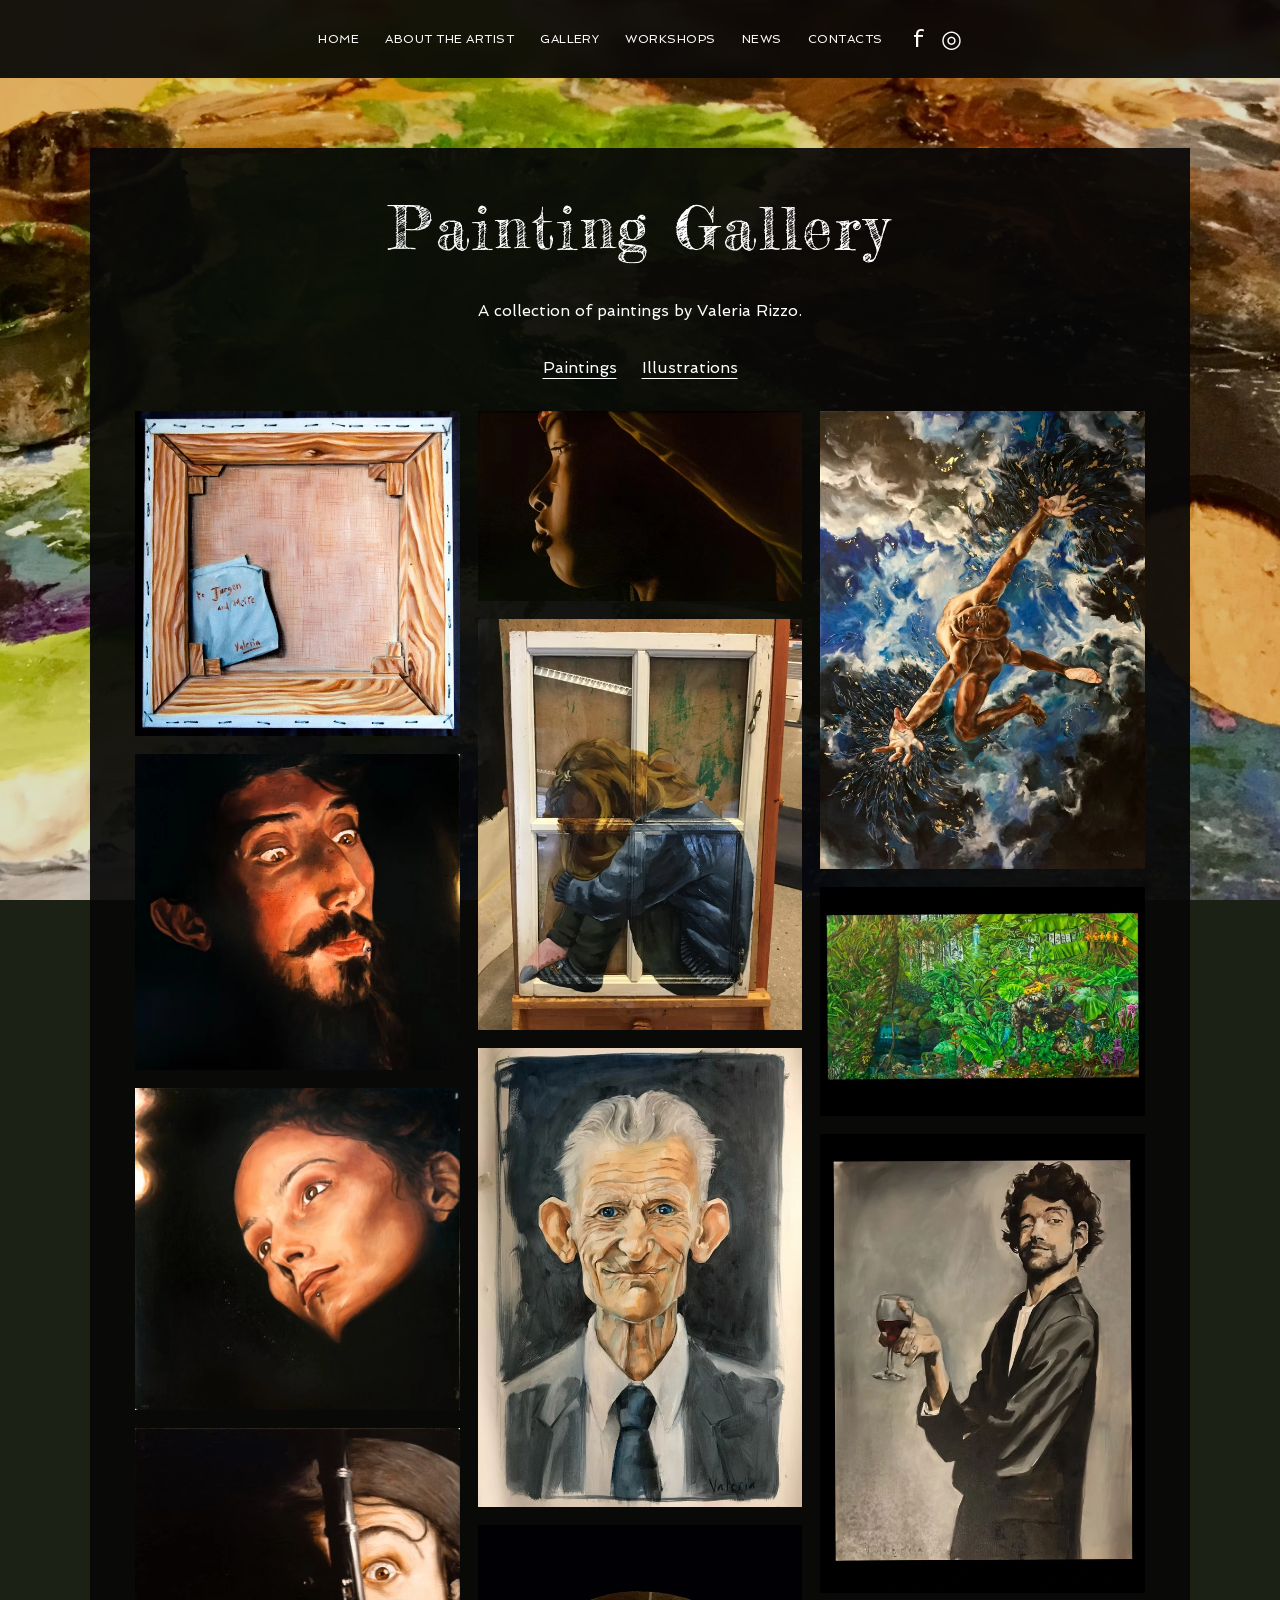
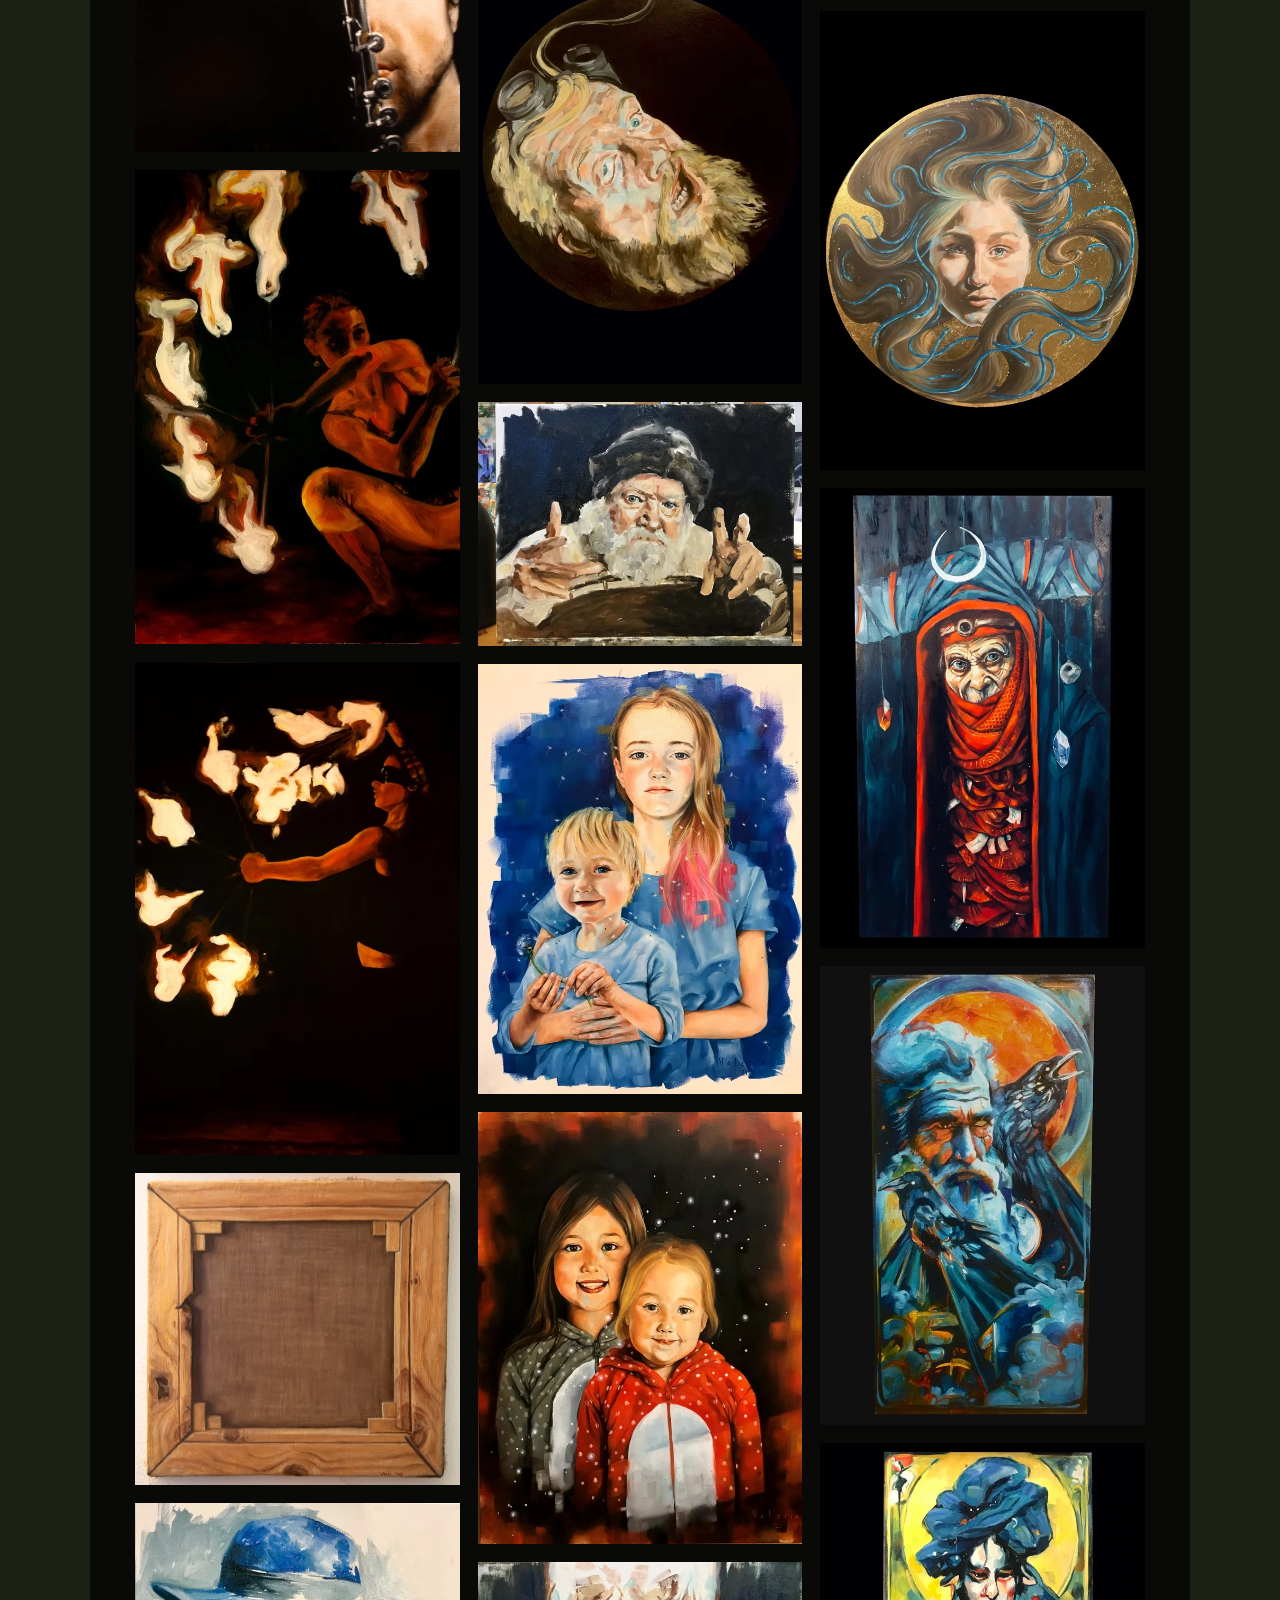
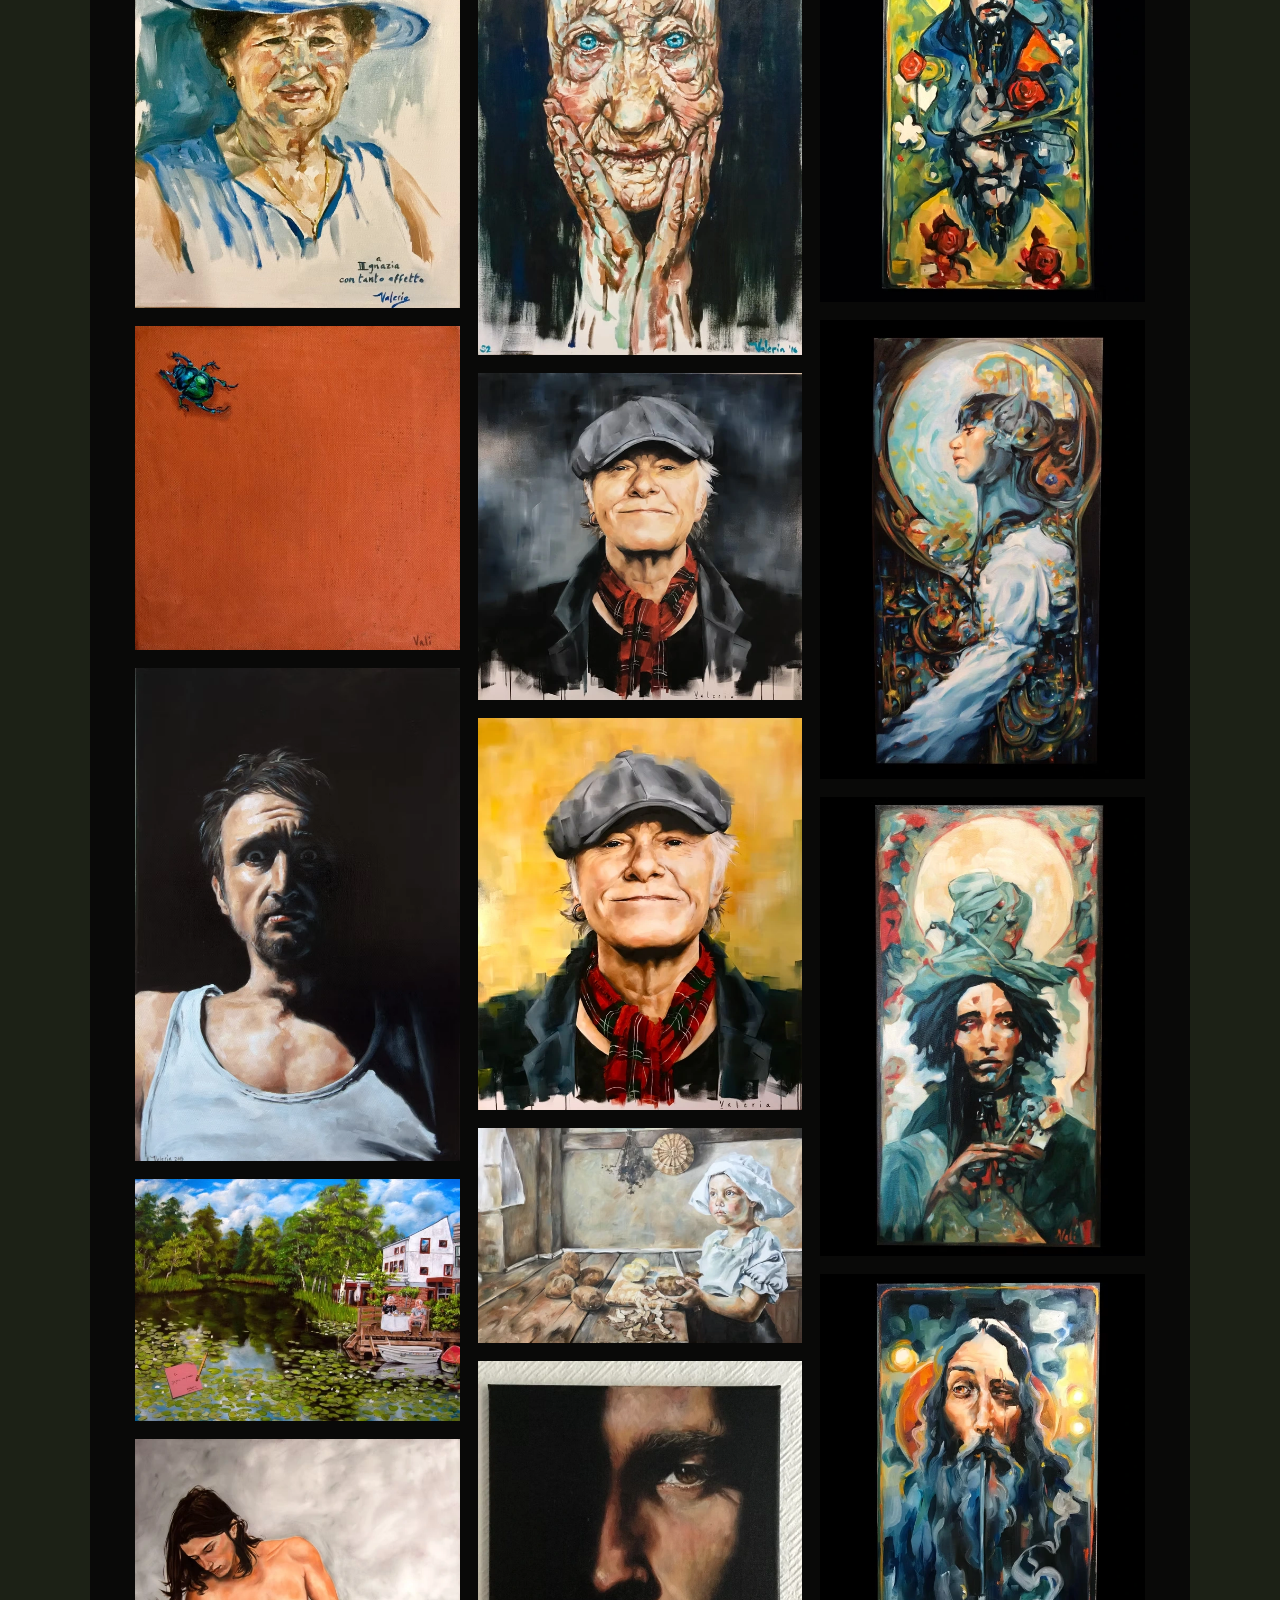
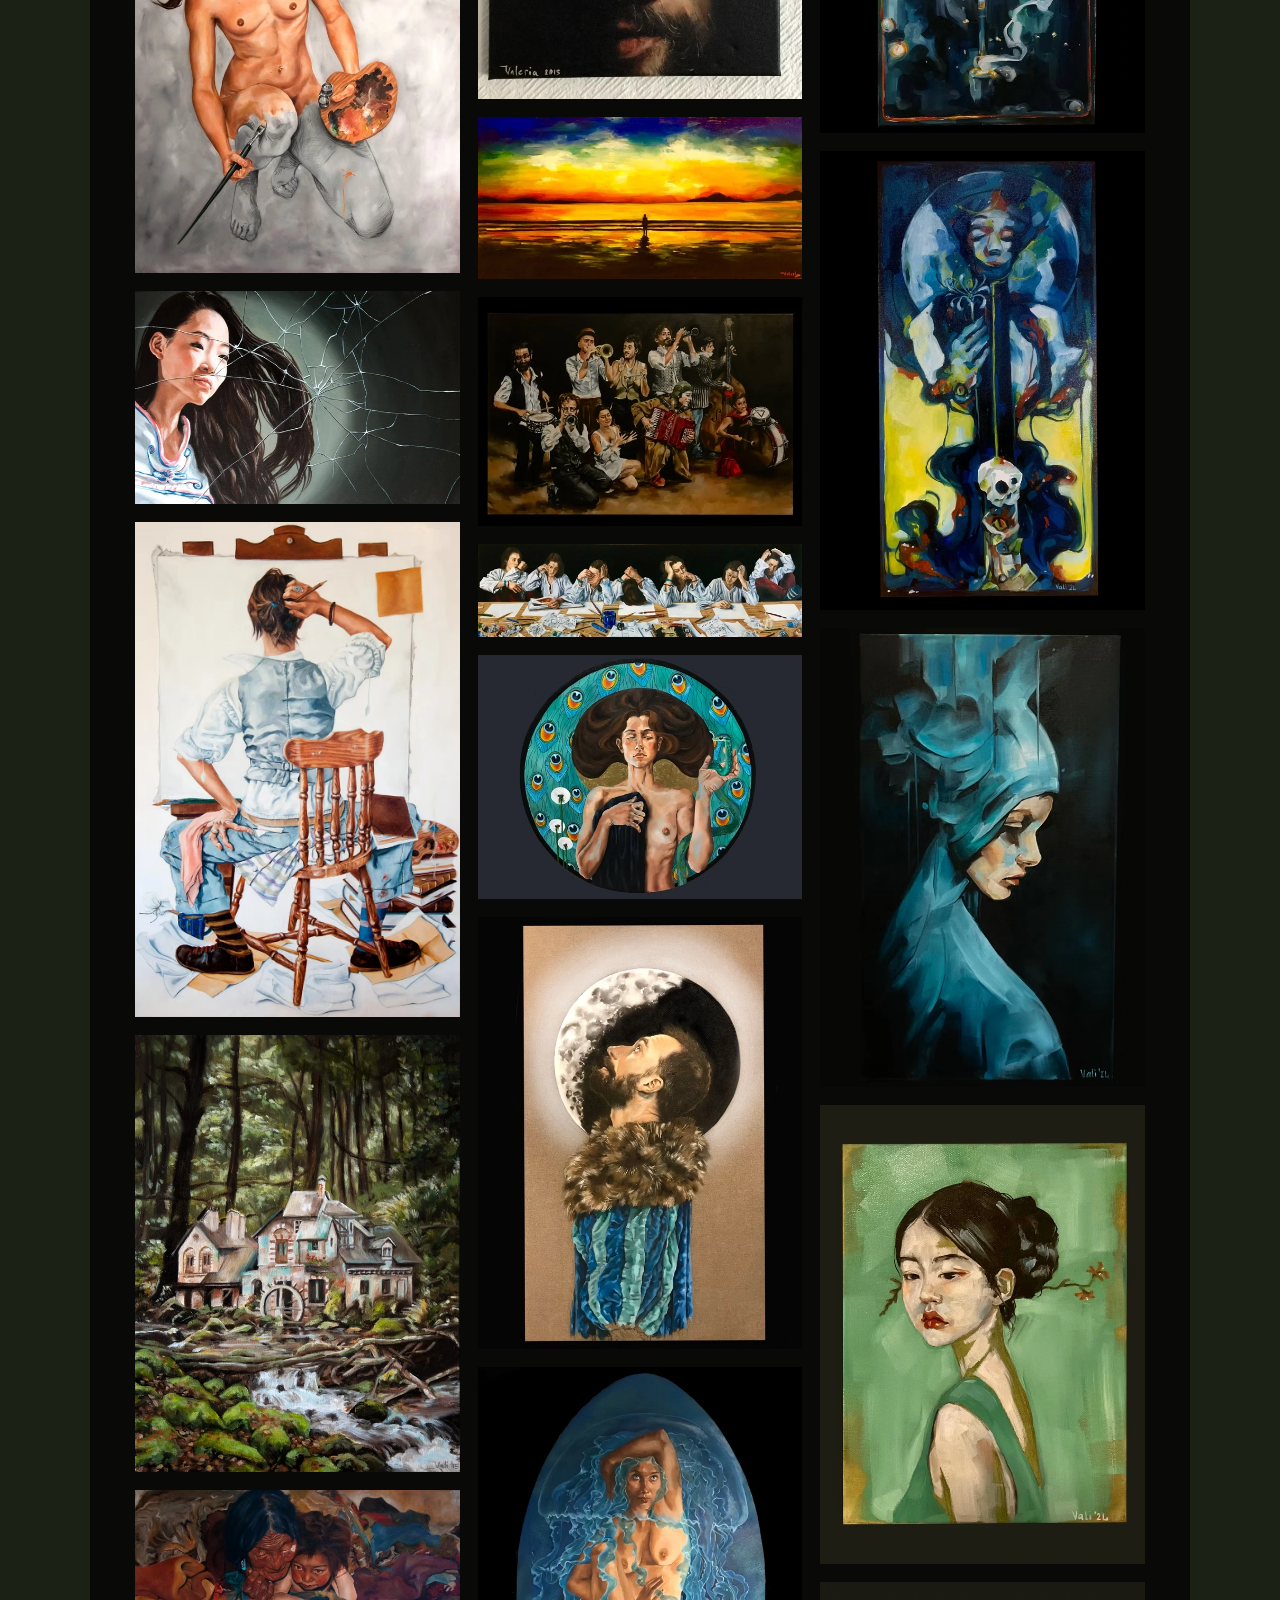
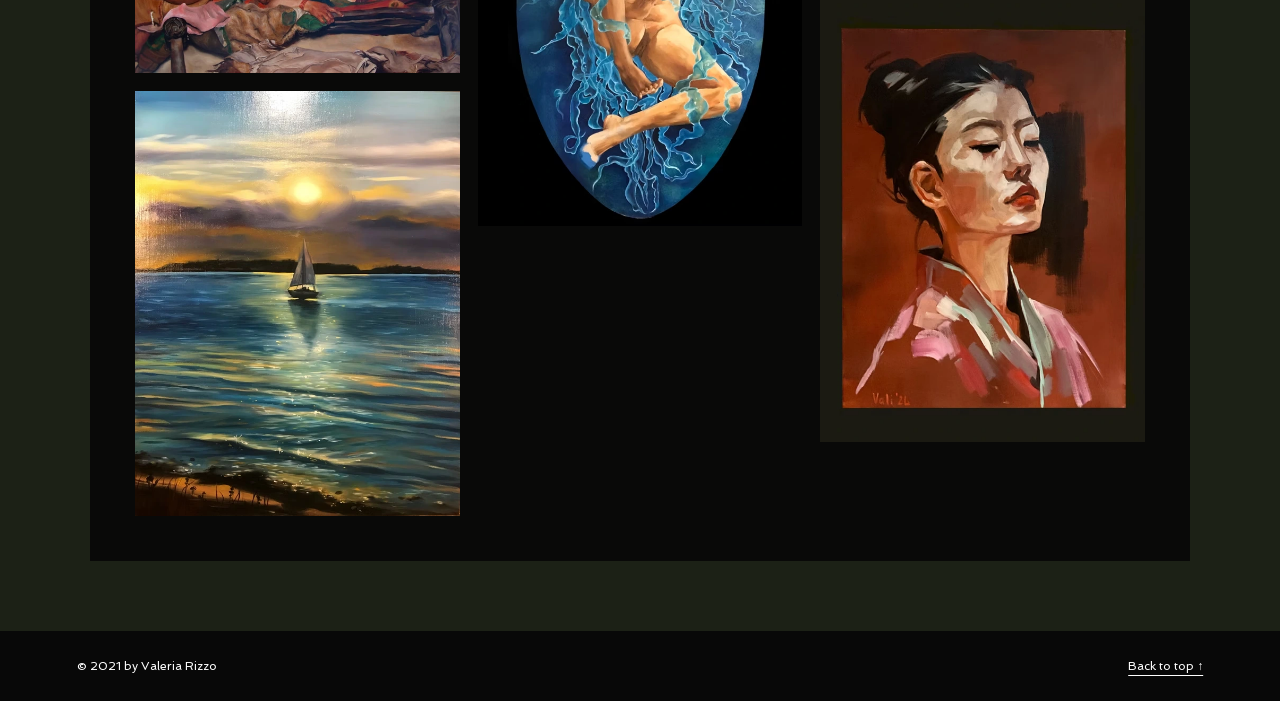
<file: paintings.html>
<!doctype html>
<html lang="en"><head><meta charset="utf-8"><meta name="viewport" content="width=device-width, initial-scale=1"><title>Painting Gallery | Valeria Rizzo</title><meta name="description" content="Paintings, illustrations and art workshops by Valeria Rizzo in Aalborg, Denmark."><link rel="stylesheet" href="styles.css"><link rel="stylesheet" href="background.css"><script src="script.js" defer></script></head>
<body id="top"><header><a class="brand" href="index.html">Valeria Rizzo</a><button class="menu-toggle" aria-expanded="false" aria-controls="navigation">Menu</button><nav id="navigation" aria-label="Main navigation"><a href="index.html">HOME</a><a href="index.html#about">ABOUT THE ARTIST</a><a href="index.html#gallery">GALLERY</a><a href="index.html#workshops">WORKSHOPS</a><a href="index.html#news">NEWS</a><a href="index.html#contact">CONTACTS</a></nav><div class="social"><a href="https://www.facebook.com/valeria.rizzo.54738" target="_blank" rel="noopener noreferrer" aria-label="Facebook">f</a><a href="https://www.instagram.com/valipaint/" target="_blank" rel="noopener noreferrer" aria-label="Instagram">◎</a></div></header><main><section class="gallery-page"><h1>Painting Gallery</h1><p>A collection of paintings by Valeria Rizzo.</p><div class="gallery-links"><a href="paintings.html">Paintings</a><a href="illustrations.html">Illustrations</a></div><div class="art-grid"><a class="artwork" href="assets/image-13.webp" data-lightbox><img src="assets/image-13.webp" alt="Painting 1 by Valeria Rizzo" loading="lazy"></a><a class="artwork" href="assets/image-14.webp" data-lightbox><img src="assets/image-14.webp" alt="Painting 2 by Valeria Rizzo" loading="lazy"></a><a class="artwork" href="assets/image-15.webp" data-lightbox><img src="assets/image-15.webp" alt="Painting 3 by Valeria Rizzo" loading="lazy"></a><a class="artwork" href="assets/image-16.webp" data-lightbox><img src="assets/image-16.webp" alt="Painting 4 by Valeria Rizzo" loading="lazy"></a><a class="artwork" href="assets/image-17.webp" data-lightbox><img src="assets/image-17.webp" alt="Painting 5 by Valeria Rizzo" loading="lazy"></a><a class="artwork" href="assets/image-18.webp" data-lightbox><img src="assets/image-18.webp" alt="Painting 6 by Valeria Rizzo" loading="lazy"></a><a class="artwork" href="assets/image-19.webp" data-lightbox><img src="assets/image-19.webp" alt="Painting 7 by Valeria Rizzo" loading="lazy"></a><a class="artwork" href="assets/image-20.webp" data-lightbox><img src="assets/image-20.webp" alt="Painting 8 by Valeria Rizzo" loading="lazy"></a><a class="artwork" href="assets/image-21.webp" data-lightbox><img src="assets/image-21.webp" alt="Painting 9 by Valeria Rizzo" loading="lazy"></a><a class="artwork" href="assets/image-22.webp" data-lightbox><img src="assets/image-22.webp" alt="Painting 10 by Valeria Rizzo" loading="lazy"></a><a class="artwork" href="assets/image-23.webp" data-lightbox><img src="assets/image-23.webp" alt="Painting 11 by Valeria Rizzo" loading="lazy"></a><a class="artwork" href="assets/image-24.webp" data-lightbox><img src="assets/image-24.webp" alt="Painting 12 by Valeria Rizzo" loading="lazy"></a><a class="artwork" href="assets/image-25.webp" data-lightbox><img src="assets/image-25.webp" alt="Painting 13 by Valeria Rizzo" loading="lazy"></a><a class="artwork" href="assets/image-07.webp" data-lightbox><img src="assets/image-07.webp" alt="Painting 14 by Valeria Rizzo" loading="lazy"></a><a class="artwork" href="assets/image-26.webp" data-lightbox><img src="assets/image-26.webp" alt="Painting 15 by Valeria Rizzo" loading="lazy"></a><a class="artwork" href="assets/image-27.webp" data-lightbox><img src="assets/image-27.webp" alt="Painting 16 by Valeria Rizzo" loading="lazy"></a><a class="artwork" href="assets/image-28.webp" data-lightbox><img src="assets/image-28.webp" alt="Painting 17 by Valeria Rizzo" loading="lazy"></a><a class="artwork" href="assets/image-29.webp" data-lightbox><img src="assets/image-29.webp" alt="Painting 18 by Valeria Rizzo" loading="lazy"></a><a class="artwork" href="assets/image-30.webp" data-lightbox><img src="assets/image-30.webp" alt="Painting 19 by Valeria Rizzo" loading="lazy"></a><a class="artwork" href="assets/image-31.webp" data-lightbox><img src="assets/image-31.webp" alt="Painting 20 by Valeria Rizzo" loading="lazy"></a><a class="artwork" href="assets/image-32.webp" data-lightbox><img src="assets/image-32.webp" alt="Painting 21 by Valeria Rizzo" loading="lazy"></a><a class="artwork" href="assets/image-33.webp" data-lightbox><img src="assets/image-33.webp" alt="Painting 22 by Valeria Rizzo" loading="lazy"></a><a class="artwork" href="assets/image-34.webp" data-lightbox><img src="assets/image-34.webp" alt="Painting 23 by Valeria Rizzo" loading="lazy"></a><a class="artwork" href="assets/image-35.webp" data-lightbox><img src="assets/image-35.webp" alt="Painting 24 by Valeria Rizzo" loading="lazy"></a><a class="artwork" href="assets/image-36.webp" data-lightbox><img src="assets/image-36.webp" alt="Painting 25 by Valeria Rizzo" loading="lazy"></a><a class="artwork" href="assets/image-37.webp" data-lightbox><img src="assets/image-37.webp" alt="Painting 26 by Valeria Rizzo" loading="lazy"></a><a class="artwork" href="assets/image-38.webp" data-lightbox><img src="assets/image-38.webp" alt="Painting 27 by Valeria Rizzo" loading="lazy"></a><a class="artwork" href="assets/image-39.webp" data-lightbox><img src="assets/image-39.webp" alt="Painting 28 by Valeria Rizzo" loading="lazy"></a><a class="artwork" href="assets/image-40.webp" data-lightbox><img src="assets/image-40.webp" alt="Painting 29 by Valeria Rizzo" loading="lazy"></a><a class="artwork" href="assets/image-41.webp" data-lightbox><img src="assets/image-41.webp" alt="Painting 30 by Valeria Rizzo" loading="lazy"></a><a class="artwork" href="assets/image-42.webp" data-lightbox><img src="assets/image-42.webp" alt="Painting 31 by Valeria Rizzo" loading="lazy"></a><a class="artwork" href="assets/image-43.webp" data-lightbox><img src="assets/image-43.webp" alt="Painting 32 by Valeria Rizzo" loading="lazy"></a><a class="artwork" href="assets/image-44.webp" data-lightbox><img src="assets/image-44.webp" alt="Painting 33 by Valeria Rizzo" loading="lazy"></a><a class="artwork" href="assets/image-45.webp" data-lightbox><img src="assets/image-45.webp" alt="Painting 34 by Valeria Rizzo" loading="lazy"></a><a class="artwork" href="assets/image-46.webp" data-lightbox><img src="assets/image-46.webp" alt="Painting 35 by Valeria Rizzo" loading="lazy"></a><a class="artwork" href="assets/image-47.webp" data-lightbox><img src="assets/image-47.webp" alt="Painting 36 by Valeria Rizzo" loading="lazy"></a><a class="artwork" href="assets/image-48.webp" data-lightbox><img src="assets/image-48.webp" alt="Painting 37 by Valeria Rizzo" loading="lazy"></a><a class="artwork" href="assets/image-49.webp" data-lightbox><img src="assets/image-49.webp" alt="Painting 38 by Valeria Rizzo" loading="lazy"></a><a class="artwork" href="assets/image-50.webp" data-lightbox><img src="assets/image-50.webp" alt="Painting 39 by Valeria Rizzo" loading="lazy"></a><a class="artwork" href="assets/image-51.webp" data-lightbox><img src="assets/image-51.webp" alt="Painting 40 by Valeria Rizzo" loading="lazy"></a><a class="artwork" href="assets/image-52.webp" data-lightbox><img src="assets/image-52.webp" alt="Painting 41 by Valeria Rizzo" loading="lazy"></a><a class="artwork" href="assets/image-53.webp" data-lightbox><img src="assets/image-53.webp" alt="Painting 42 by Valeria Rizzo" loading="lazy"></a><a class="artwork" href="assets/image-54.webp" data-lightbox><img src="assets/image-54.webp" alt="Painting 43 by Valeria Rizzo" loading="lazy"></a><a class="artwork" href="assets/image-55.webp" data-lightbox><img src="assets/image-55.webp" alt="Painting 44 by Valeria Rizzo" loading="lazy"></a><a class="artwork" href="assets/image-56.webp" data-lightbox><img src="assets/image-56.webp" alt="Painting 45 by Valeria Rizzo" loading="lazy"></a><a class="artwork" href="assets/image-57.webp" data-lightbox><img src="assets/image-57.webp" alt="Painting 46 by Valeria Rizzo" loading="lazy"></a><a class="artwork" href="assets/image-58.webp" data-lightbox><img src="assets/image-58.webp" alt="Painting 47 by Valeria Rizzo" loading="lazy"></a><a class="artwork" href="assets/image-59.webp" data-lightbox><img src="assets/image-59.webp" alt="Painting 48 by Valeria Rizzo" loading="lazy"></a><a class="artwork" href="assets/image-60.webp" data-lightbox><img src="assets/image-60.webp" alt="Painting 49 by Valeria Rizzo" loading="lazy"></a></div></section><dialog id="lightbox" aria-label="Artwork viewer"><button class="close" aria-label="Close artwork viewer">×</button><button class="previous" aria-label="Previous artwork">←</button><img alt=""><button class="next" aria-label="Next artwork">→</button><p class="counter" aria-live="polite"></p></dialog></main><footer>© 2021 by Valeria Rizzo <a href="#top">Back to top ↑</a></footer></body></html>
</file>
<file: styles.css>
@font-face{font-family:Fredericka;src:url('assets/display.woff2') format('woff2');font-display:swap}
@font-face{font-family:Spinnaker;src:url('assets/body.woff2') format('woff2');font-display:swap}
:root{color-scheme:dark;--paper:#fff;--ink:#151515}
*{box-sizing:border-box}html{scroll-behavior:smooth;scroll-padding-top:90px}body{margin:0;background:#1c2116;color:var(--paper);font:16px/1.7 Spinnaker,Arial,sans-serif}body:before{content:'';position:fixed;inset:0;background:linear-gradient(#0002,#0002),var(--backdrop) center/cover;z-index:-1}a{color:inherit;text-underline-offset:5px}a:hover{color:#ffedb3}button,a{-webkit-tap-highlight-color:transparent}a:focus-visible,button:focus-visible,summary:focus-visible{outline:3px solid #f4d465;outline-offset:5px}button{font:inherit;cursor:pointer}header{position:sticky;top:0;z-index:20;display:flex;align-items:center;justify-content:center;gap:30px;min-height:78px;padding:15px 3%;background:#080808ed;backdrop-filter:blur(8px)}.brand{display:none;font-family:Fredericka,Georgia,serif;text-decoration:none;font-size:22px}nav{display:flex;align-items:center;gap:26px}nav a{text-decoration:none;font-size:12px;letter-spacing:.04em;white-space:nowrap}.social{display:flex;gap:18px;font-size:24px;line-height:1}.social a{text-decoration:none}.menu-toggle{display:none}h1,h2{font-family:Fredericka,Georgia,serif;font-weight:400;line-height:1.15;margin:0 0 35px;letter-spacing:.045em;font-size:clamp(40px,5vw,70px)}h3{font-size:24px;font-weight:400}p{margin:0 0 22px}.hero{min-height:calc(100svh - 78px);display:flex;align-items:center;justify-content:flex-end;padding:80px max(8%,calc((100% - 980px)/2));text-align:right}.hero h1{font-size:clamp(64px,8vw,110px);color:white;text-shadow:0 3px 24px #0009}.button{display:inline-block;border:1px solid currentColor;padding:11px 24px;text-decoration:none;letter-spacing:.08em;font-size:13px;background:#0008;text-align:center}.button:hover{background:#fff;color:#111}.bio{min-height:900px;padding:110px max(7%,calc((100% - 1080px)/2));background:linear-gradient(90deg,#0001 20%,#000a 65%),var(--section-image) center/cover;display:flex;justify-content:flex-end;align-items:center}.bio-copy{width:48%;max-width:530px;text-shadow:0 2px 10px #000}.bio h2{text-align:right}.section{position:relative;background:linear-gradient(#0004,#0004),var(--section-image) center/cover;padding:95px 6%}.section-inner{max-width:1100px;margin:auto}.section h2{text-align:center}.gallery-cards{display:grid;grid-template-columns:1fr 1fr;gap:50px;max-width:900px;margin:auto}.gallery-card{display:flex;flex-direction:column;align-items:center;gap:20px;text-decoration:none;font-family:Fredericka,Georgia,serif;font-size:36px}.gallery-card img{width:100%;height:540px;object-fit:cover}.gallery-card .button{font-family:Spinnaker,Arial,sans-serif}.workshop-content{display:grid;grid-template-columns:1fr 1.1fr;gap:40px;align-items:center}.workshop-content img{width:100%;max-height:650px;object-fit:cover}.copy-panel,.news-panel{background:#080808df;padding:40px}.news-panel{max-width:850px;margin:auto}.news-panel h3{text-align:center}.news-panel .button{margin-top:25px}details{border-top:1px solid #777;padding:20px 0}details:last-of-type{border-bottom:1px solid #777}summary{font-size:22px;cursor:pointer}details p{font-size:14px;margin:18px 0}.contact{min-height:650px;background-position:left center}.contact-panel{width:46%;margin-left:auto;padding:35px;background:#000c;text-align:center}.contact h2{font-size:clamp(36px,4vw,57px)}footer{background:#080808;padding:25px 6%;display:flex;justify-content:space-between;font-size:12px}.gallery-page{max-width:1100px;margin:70px auto;padding:45px;background:#080808ec;min-height:70vh}.gallery-page h1{text-align:center;font-size:clamp(36px,5vw,60px)}.gallery-page>p{text-align:center}.gallery-links{display:flex;justify-content:center;gap:25px;margin:30px}.art-grid{columns:3;column-gap:18px}.artwork{display:block;break-inside:avoid;margin-bottom:18px}.artwork img{display:block;width:100%;height:auto;transition:opacity .2s}.artwork:hover img{opacity:.85}dialog{border:0;padding:0;background:#101010;color:white;width:min(96vw,1400px);max-width:96vw;height:94svh;max-height:94svh;overflow:hidden}dialog::backdrop{background:#000e}dialog img{display:block;width:100%;height:calc(100% - 50px);object-fit:contain;padding:30px 65px}dialog button{position:absolute;background:#151515d9;border:1px solid #888;color:white;padding:5px 15px;font-size:28px}.close{right:12px;top:12px}.previous{left:12px;top:45%}.next{right:12px;top:45%}.counter{text-align:center;margin:0;font-size:13px}
@media(max-width:900px){header{justify-content:space-between;flex-wrap:wrap;gap:15px}.brand{display:block}.menu-toggle{display:block;background:none;border:1px solid #888;color:white;padding:4px 12px;margin-left:auto}nav{display:none;order:4;flex-basis:100%;flex-wrap:wrap;justify-content:center;gap:20px}nav.open{display:flex}.bio{background-position:35% center;min-height:800px;padding:50px 6%;align-items:flex-end}.bio-copy{width:75%;background:#000b;padding:30px}.gallery-cards{gap:25px}.gallery-card img{height:420px}.workshop-content{gap:20px}.copy-panel{padding:25px}.contact-panel{width:60%}.gallery-page{margin:30px 4%;padding:25px}}
@media(max-width:600px){.hero{min-height:75svh;padding:80px 7%}.hero h1{font-size:72px}.bio{padding:320px 5% 35px;background-position:30% top;min-height:0}.bio-copy{width:100%;max-width:none;padding:25px}.bio h2{text-align:left}.section{padding:55px 5%}.gallery-cards,.workshop-content{grid-template-columns:1fr}.gallery-card{margin-bottom:25px}.gallery-card img{height:auto;max-height:600px;object-fit:contain;background:#0009}.workshop-content img{max-height:520px}.contact{padding-top:270px;background-position:30% center}.contact-panel{width:100%;padding:25px}.art-grid{columns:2;column-gap:12px}.artwork{margin-bottom:12px}.gallery-page{padding:20px 14px}.gallery-page h1{font-size:38px}footer{gap:20px}.social{gap:14px}dialog img{padding:45px 15px}.previous,.next{top:auto;bottom:8px}.news-panel{padding:25px}}
@media(prefers-reduced-motion:reduce){html{scroll-behavior:auto}*{transition:none!important}}
</file>
<file: background.css>
body{--backdrop:url('assets/image-01.webp')}
</file>
